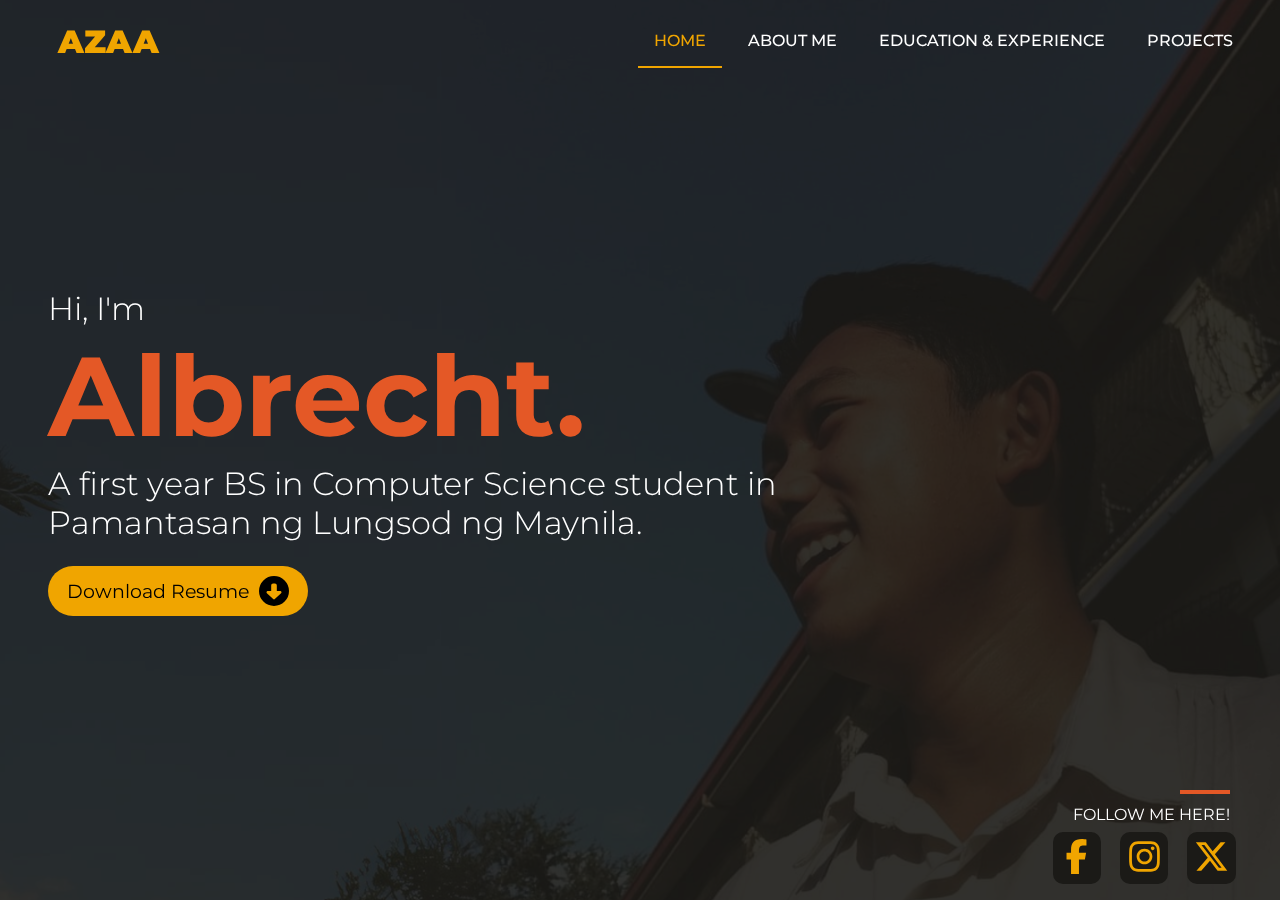
<file: index.html>
<!DOCTYPE html>
<html lang="en">
<head>
    <meta charset="UTF-8">
    <meta name="viewport" content="width=device-width, initial-scale=1.0">
    <title>Albrecht Arcangel | Website</title>
    <link rel="stylesheet" href="styles/home.css">
    <link rel="stylesheet" href="styles/initial.css">
    <link rel="stylesheet" href="styles/navbar.css">
    <link rel="preconnect" href="https://fonts.googleapis.com">
    <link rel="preconnect" href="https://fonts.gstatic.com" crossorigin>
    <link href="https://fonts.googleapis.com/css2?family=Bebas+Neue&family=Montserrat:wght@300;500;800&display=swap" rel="stylesheet">
</head>
<body>
    <div class="backgroundContainer">
        <img src="self/background.png" alt="Background Image" class="backgroundImage">
    </div>
    <div class="overlay"></div>
    <div class="content">

        <div class="header">
            <div class="logo"><a href="index.html">AZAA</a></div>
            <nav>
                <ul class="navbar">
                    <li><a href="index.html" id="home">HOME</a></li>
                    <li><a href="aboutMe.html" id="aboutMe">ABOUT ME</a></li>
                    <li><a href="educAndExp.html" id="educAndExp">EDUCATION & EXPERIENCE</a></li>
                    <li><a href="projects.html" id="projects">PROJECTS</a></li>
                </ul>
            </nav>
            <button class="hamburger" onclick="toggleNavBar()">
                <div class="burger" id="burger1"></div>
                <div class="burger" id="burger2"></div>
                <div class="burger" id="burger3"></div>
            </button>
        </div>

        <div class="text">
            <p>Hi, I'm</p>
            <h1>Albrecht.</h1>
            <p class="desc">A first year BS in Computer Science student in Pamantasan ng Lungsod ng Maynila.</p>
            <a href="ArcangelResume.pdf" download="ArcangelResume" id="myResume"><button class="resume">Download Resume<svg xmlns="http://www.w3.org/2000/svg" height="16" width="16" viewBox="0 0 512 512"><path d="M256 0a256 256 0 1 0 0 512A256 256 0 1 0 256 0zM376.9 294.6L269.8 394.5c-3.8 3.5-8.7 5.5-13.8 5.5s-10.1-2-13.8-5.5L135.1 294.6c-4.5-4.2-7.1-10.1-7.1-16.3c0-12.3 10-22.3 22.3-22.3l57.7 0 0-96c0-17.7 14.3-32 32-32l32 0c17.7 0 32 14.3 32 32l0 96 57.7 0c12.3 0 22.3 10 22.3 22.3c0 6.2-2.6 12.1-7.1 16.3z"/></svg></button></a>
        </div>

        <div class="socials">
            <div class="bar"></div>
            <div id="follow">FOLLOW ME HERE!</div>
            <div class="socmed">
                <button class="btn"><a href="https://www.facebook.com/albrechtarcangel/" target="_blank" ><svg xmlns="http://www.w3.org/2000/svg" height="16" width="10" viewBox="0 0 320 512"><path d="M80 299.3V512H196V299.3h86.5l18-97.8H196V166.9c0-51.7 20.3-71.5 72.7-71.5c16.3 0 29.4 .4 37 1.2V7.9C291.4 4 256.4 0 236.2 0C129.3 0 80 50.5 80 159.4v42.1H14v97.8H80z"/></svg></a></button>
                <button class="btn"><a href="https://www.instagram.com/apolinario.arcangel/" target="_blank"><svg xmlns="http://www.w3.org/2000/svg" height="16" width="14" viewBox="0 0 448 512"><path d="M224.1 141c-63.6 0-114.9 51.3-114.9 114.9s51.3 114.9 114.9 114.9S339 319.5 339 255.9 287.7 141 224.1 141zm0 189.6c-41.1 0-74.7-33.5-74.7-74.7s33.5-74.7 74.7-74.7 74.7 33.5 74.7 74.7-33.6 74.7-74.7 74.7zm146.4-194.3c0 14.9-12 26.8-26.8 26.8-14.9 0-26.8-12-26.8-26.8s12-26.8 26.8-26.8 26.8 12 26.8 26.8zm76.1 27.2c-1.7-35.9-9.9-67.7-36.2-93.9-26.2-26.2-58-34.4-93.9-36.2-37-2.1-147.9-2.1-184.9 0-35.8 1.7-67.6 9.9-93.9 36.1s-34.4 58-36.2 93.9c-2.1 37-2.1 147.9 0 184.9 1.7 35.9 9.9 67.7 36.2 93.9s58 34.4 93.9 36.2c37 2.1 147.9 2.1 184.9 0 35.9-1.7 67.7-9.9 93.9-36.2 26.2-26.2 34.4-58 36.2-93.9 2.1-37 2.1-147.8 0-184.8zM398.8 388c-7.8 19.6-22.9 34.7-42.6 42.6-29.5 11.7-99.5 9-132.1 9s-102.7 2.6-132.1-9c-19.6-7.8-34.7-22.9-42.6-42.6-11.7-29.5-9-99.5-9-132.1s-2.6-102.7 9-132.1c7.8-19.6 22.9-34.7 42.6-42.6 29.5-11.7 99.5-9 132.1-9s102.7-2.6 132.1 9c19.6 7.8 34.7 22.9 42.6 42.6 11.7 29.5 9 99.5 9 132.1s2.7 102.7-9 132.1z"/></svg></a></button>
                <button class="btn"><a href="https://twitter.com/Jiiiiiii_A" target="_blank"><svg xmlns="http://www.w3.org/2000/svg" height="16" width="16" viewBox="0 0 512 512"><path d="M389.2 48h70.6L305.6 224.2 487 464H345L233.7 318.6 106.5 464H35.8L200.7 275.5 26.8 48H172.4L272.9 180.9 389.2 48zM364.4 421.8h39.1L151.1 88h-42L364.4 421.8z"/></svg></a></button>
            </div>
        </div>

    </div>

    <script src="scripts/navbar.js"></script>
    <script defer src="scripts/home.js"></script>
</body>
</html>
</file>
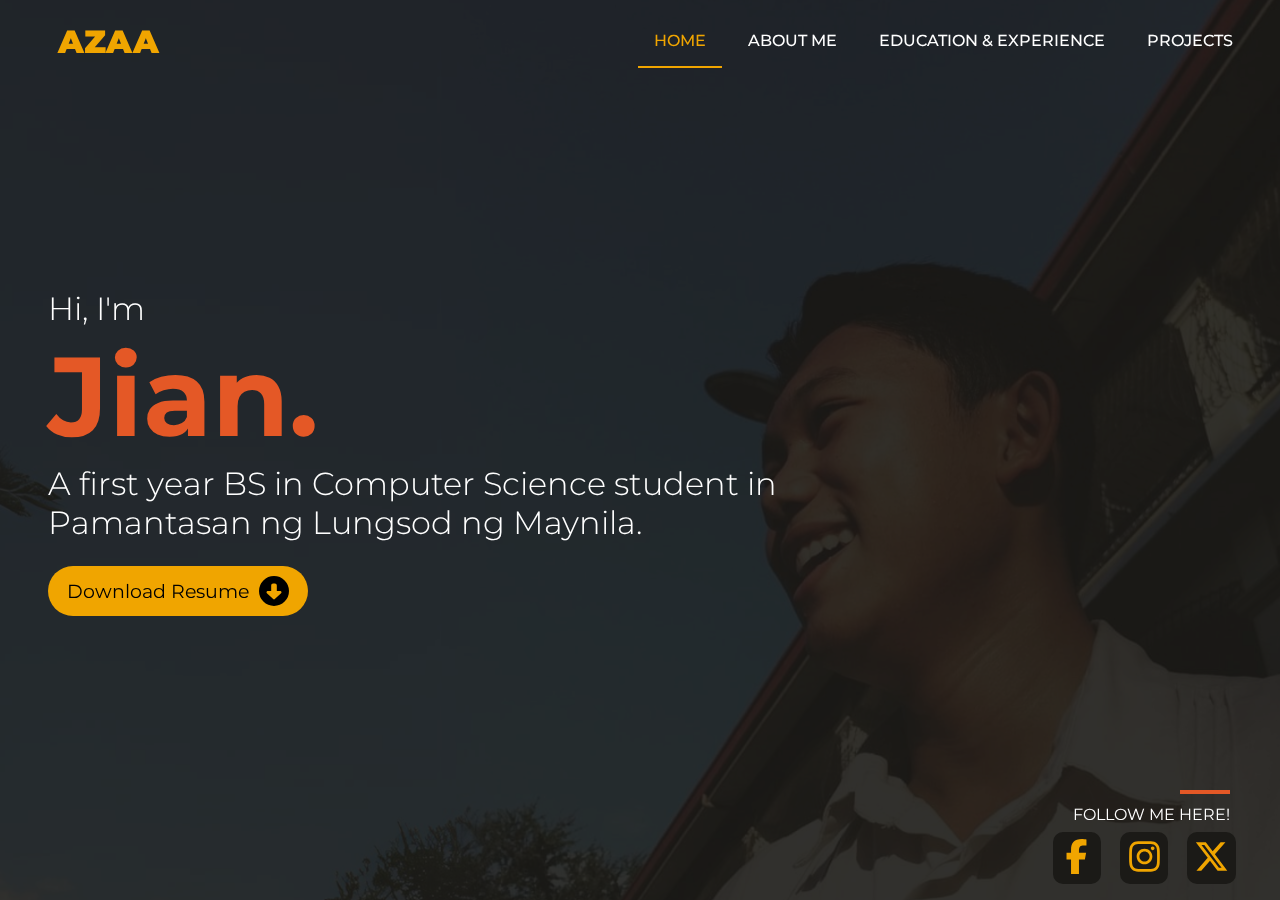
<file: docs/index.html>
<!DOCTYPE html>
<html lang="en">
<head>
    <meta charset="UTF-8">
    <meta name="viewport" content="width=device-width, initial-scale=1.0">
    <title>Albrecht Arcangel | Website</title>
    <link rel="stylesheet" href="/styles/home.css">
    <link rel="stylesheet" href="/styles/initial.css">
    <link rel="stylesheet" href="/styles/navbar.css">
    <link rel="preconnect" href="https://fonts.googleapis.com">
    <link rel="preconnect" href="https://fonts.gstatic.com" crossorigin>
    <link href="https://fonts.googleapis.com/css2?family=Bebas+Neue&family=Montserrat:wght@300;500;800&display=swap" rel="stylesheet">
</head>
<body>
    <div class="backgroundContainer">
        <img src="/images/self/background.png" alt="Background Image" class="backgroundImage">
    </div>
    <div class="overlay"></div>
    <div class="content">

        <div class="header">
            <div class="logo"><a href="index.html">AZAA</a></div>
            <nav>
                <ul class="navbar">
                    <li><a href="index.html" id="home">HOME</a></li>
                    <li><a href="aboutMe.html" id="aboutMe">ABOUT ME</a></li>
                    <li><a href="educAndExp.html" id="educAndExp">EDUCATION & EXPERIENCE</a></li>
                    <li><a href="projects.html" id="projects">PROJECTS</a></li>
                </ul>
            </nav>
            <button class="hamburger" onclick="toggleNavBar()">
                <div class="burger" id="burger1"></div>
                <div class="burger" id="burger2"></div>
                <div class="burger" id="burger3"></div>
            </button>
        </div>

        <div class="text">
            <p>Hi, I'm</p>
            <h1>Jian.</h1>
            <p class="desc">A first year BS in Computer Science student in Pamantasan ng Lungsod ng Maynila.</p>
            <a href="ArcangelResume.pdf" download="ArcangelResume" id="myResume"><button class="resume">Download Resume<svg xmlns="http://www.w3.org/2000/svg" height="16" width="16" viewBox="0 0 512 512"><path d="M256 0a256 256 0 1 0 0 512A256 256 0 1 0 256 0zM376.9 294.6L269.8 394.5c-3.8 3.5-8.7 5.5-13.8 5.5s-10.1-2-13.8-5.5L135.1 294.6c-4.5-4.2-7.1-10.1-7.1-16.3c0-12.3 10-22.3 22.3-22.3l57.7 0 0-96c0-17.7 14.3-32 32-32l32 0c17.7 0 32 14.3 32 32l0 96 57.7 0c12.3 0 22.3 10 22.3 22.3c0 6.2-2.6 12.1-7.1 16.3z"/></svg></button></a>
        </div>

        <div class="socials">
            <div class="bar"></div>
            <div id="follow">FOLLOW ME HERE!</div>
            <div class="socmed">
                <button class="btn"><a href="https://www.facebook.com/albrechtarcangel/" target="_blank" ><svg xmlns="http://www.w3.org/2000/svg" height="16" width="10" viewBox="0 0 320 512"><path d="M80 299.3V512H196V299.3h86.5l18-97.8H196V166.9c0-51.7 20.3-71.5 72.7-71.5c16.3 0 29.4 .4 37 1.2V7.9C291.4 4 256.4 0 236.2 0C129.3 0 80 50.5 80 159.4v42.1H14v97.8H80z"/></svg></a></button>
                <button class="btn"><a href="https://www.instagram.com/apolinario.arcangel/" target="_blank"><svg xmlns="http://www.w3.org/2000/svg" height="16" width="14" viewBox="0 0 448 512"><path d="M224.1 141c-63.6 0-114.9 51.3-114.9 114.9s51.3 114.9 114.9 114.9S339 319.5 339 255.9 287.7 141 224.1 141zm0 189.6c-41.1 0-74.7-33.5-74.7-74.7s33.5-74.7 74.7-74.7 74.7 33.5 74.7 74.7-33.6 74.7-74.7 74.7zm146.4-194.3c0 14.9-12 26.8-26.8 26.8-14.9 0-26.8-12-26.8-26.8s12-26.8 26.8-26.8 26.8 12 26.8 26.8zm76.1 27.2c-1.7-35.9-9.9-67.7-36.2-93.9-26.2-26.2-58-34.4-93.9-36.2-37-2.1-147.9-2.1-184.9 0-35.8 1.7-67.6 9.9-93.9 36.1s-34.4 58-36.2 93.9c-2.1 37-2.1 147.9 0 184.9 1.7 35.9 9.9 67.7 36.2 93.9s58 34.4 93.9 36.2c37 2.1 147.9 2.1 184.9 0 35.9-1.7 67.7-9.9 93.9-36.2 26.2-26.2 34.4-58 36.2-93.9 2.1-37 2.1-147.8 0-184.8zM398.8 388c-7.8 19.6-22.9 34.7-42.6 42.6-29.5 11.7-99.5 9-132.1 9s-102.7 2.6-132.1-9c-19.6-7.8-34.7-22.9-42.6-42.6-11.7-29.5-9-99.5-9-132.1s-2.6-102.7 9-132.1c7.8-19.6 22.9-34.7 42.6-42.6 29.5-11.7 99.5-9 132.1-9s102.7-2.6 132.1 9c19.6 7.8 34.7 22.9 42.6 42.6 11.7 29.5 9 99.5 9 132.1s2.7 102.7-9 132.1z"/></svg></a></button>
                <button class="btn"><a href="https://twitter.com/Jiiiiiii_A" target="_blank"><svg xmlns="http://www.w3.org/2000/svg" height="16" width="16" viewBox="0 0 512 512"><path d="M389.2 48h70.6L305.6 224.2 487 464H345L233.7 318.6 106.5 464H35.8L200.7 275.5 26.8 48H172.4L272.9 180.9 389.2 48zM364.4 421.8h39.1L151.1 88h-42L364.4 421.8z"/></svg></a></button>
            </div>
        </div>

    </div>

    <script src="/scripts/navbar.js"></script>
    <script defer src="/scripts/home.js"></script>
</body>
</html>
</file>
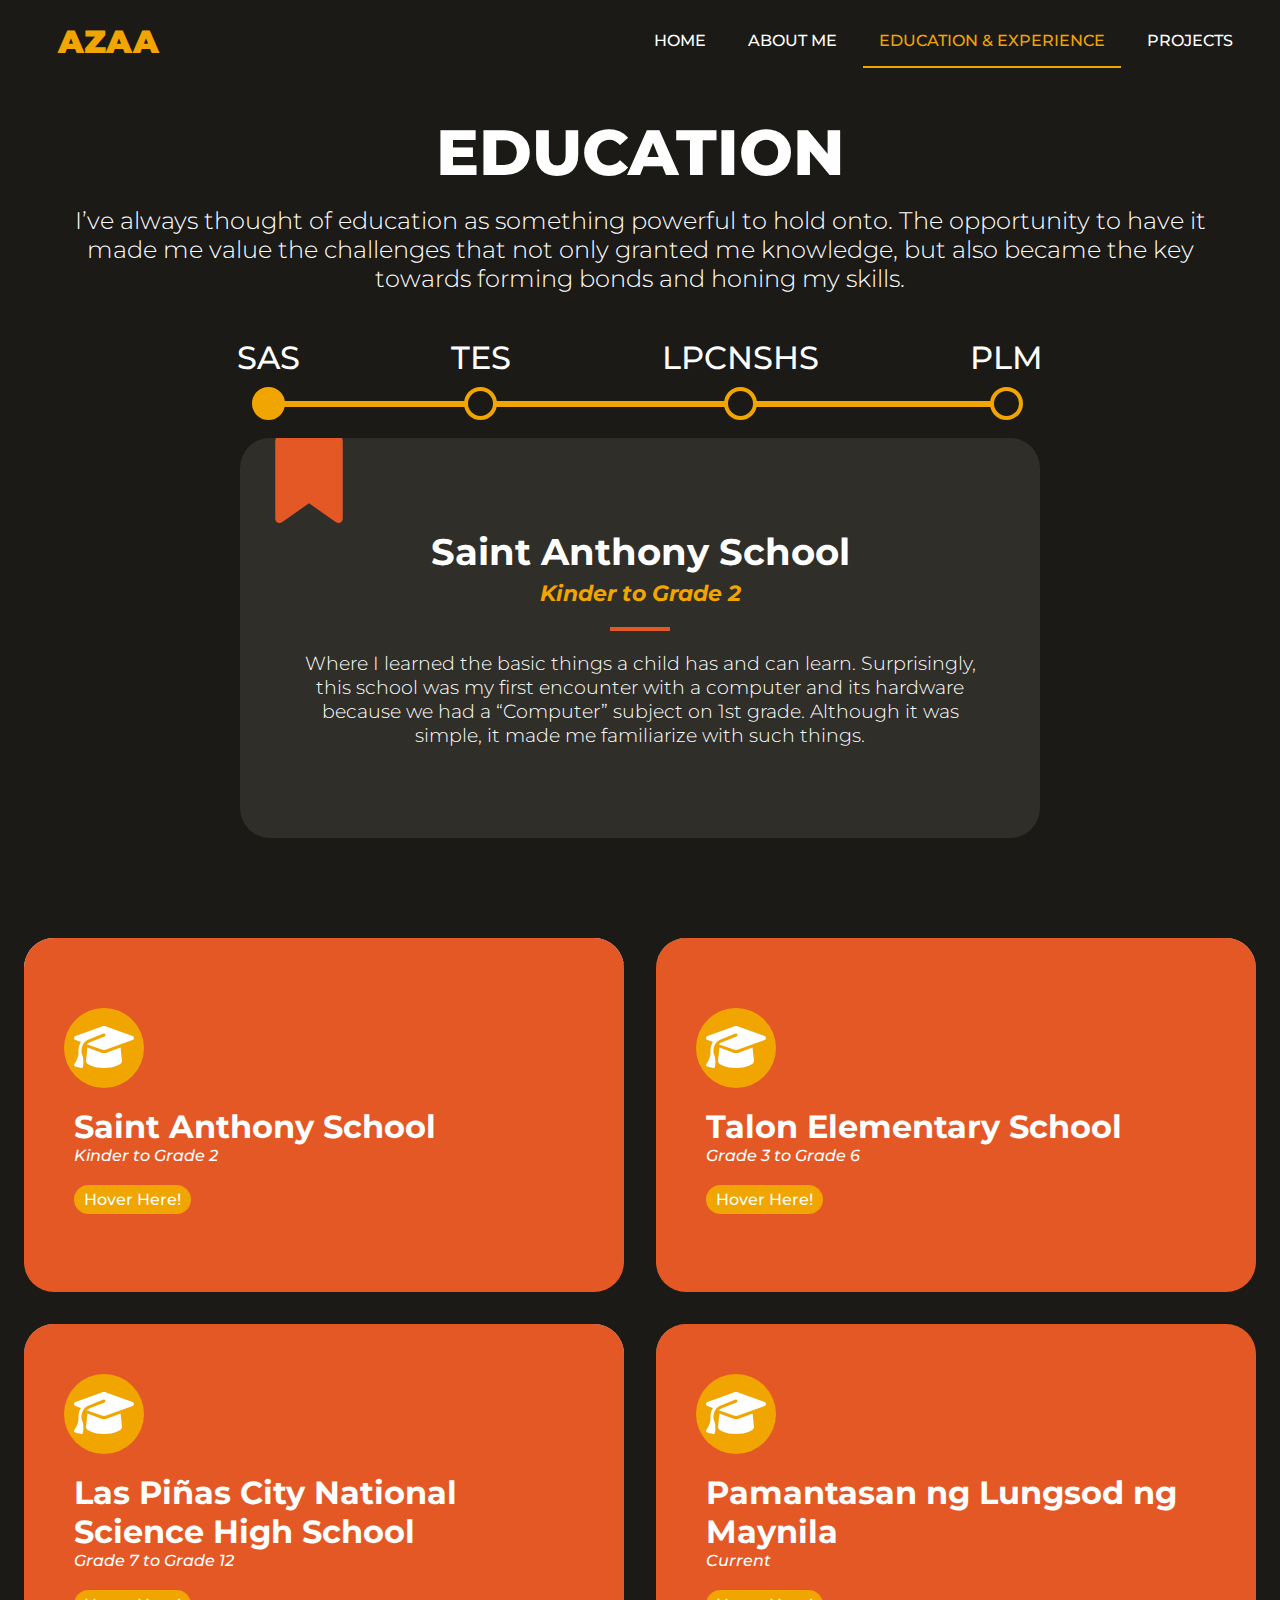
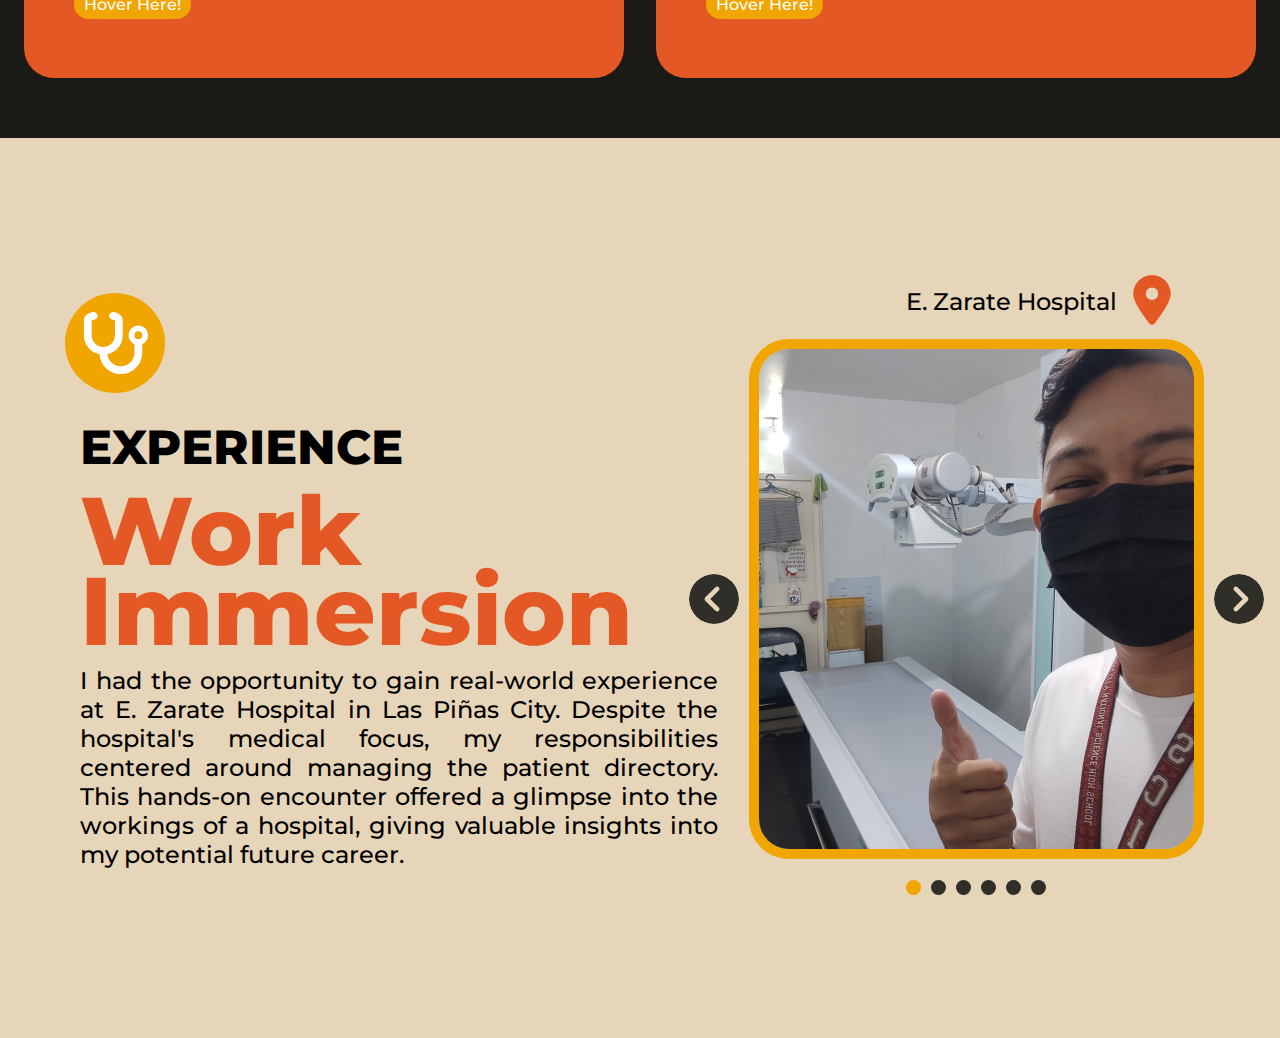
<file: educAndExp.html>
<!DOCTYPE html>
<html lang="en">
<head>
    <meta charset="UTF-8">
    <meta name="viewport" content="width=device-width, initial-scale=1.0">
    <title>Albrecht Arcangel | Website</title>
    <link rel="stylesheet" href="styles/educAndExp.css">
    <link rel="stylesheet" href="styles/initial.css">
    <link rel="stylesheet" href="styles/navbar.css">
    <link rel="preconnect" href="https://fonts.googleapis.com">
    <link rel="preconnect" href="https://fonts.gstatic.com" crossorigin>
    <link href="https://fonts.googleapis.com/css2?family=Bebas+Neue&family=Montserrat:wght@300;500;800&display=swap" rel="stylesheet">
</head>
<body>
    <div class="header">
        <div class="logo"><a href="home.html">AZAA</a></div>
        <nav>
            <ul class="navbar">
                <li><a href="home.html" id="home">HOME</a></li>
                <li><a href="aboutMe.html" id="aboutMe">ABOUT ME</a></li>
                <li><a href="educAndExp.html" id="educAndExp">EDUCATION & EXPERIENCE</a></li>
                <li><a href="projects.html" id="projects">PROJECTS</a></li>
            </ul>
        </nav>
        <button class="hamburger" onclick="toggleNavBar()">
            <div class="burger" id="burger1"></div>
            <div class="burger" id="burger2"></div>
            <div class="burger" id="burger3"></div>
        </button>
    </div>

    <section id="educSection">
        <div class="headAndDesc">
            <h1>EDUCATION</h1>
            <p>I’ve always thought of education as something powerful to hold onto. 
                The opportunity to have it made me value the challenges that not only granted me knowledge, 
                but also became the key towards forming bonds and honing my skills.</p>
        </div>

        <div class="progressContainer">
            <div class="head">
                <ul class="nav">
                    <li class="st st1" onclick="showDesc(1);">
                        SAS
                    </li>
    
                    <li class="st st2" onclick="showDesc(2);">
                        TES
                    </li>
    
                    <li class="st st3" onclick="showDesc(3);">
                        LPCNSHS
                    </li>
    
                    <li class="st st4" onclick="showDesc(4);">
                        PLM
                    </li>
                </ul>
    
                <div class="line">
                    <span></span>
                </div>
            </div>

            <div class="progressDesc">
                <div class="progressDescText">
            
                    <div class="description" style="display: flex;">
                        <div class="descHeader">
                            <h2>Saint Anthony School</h2>
                            <h3>Kinder to Grade 2</h3>
                        </div>
                        
                        <div class="barContainer">
                            <div class="bar"></div>
                        </div>

                        <div class="descText">
                            Where I learned the basic things a child has and can learn. Surprisingly, this school was my first encounter with a computer and its hardware because we had a “Computer” subject on 1st grade. Although it was simple, it made me familiarize with such things. 
                        </div>  
                    </div>

                    <div class="description">
                        <div class="descHeader">
                            <h2>Talon Elementary School</h2>
                            <h3>Grade 3 to Grade 6</h3>
                        </div>

                        <div class="barContainer">
                            <div class="bar"></div>
                        </div>
                        
                        <div class="descText">
                            Despite enrolling late in 3rd grade, I got to catch up to the lessons, made friends, and graduated successfully. This was where I joined various quiz bees and contests that developed the skills I have. I haven’t really had an encounter with computers since it's only a public school and had fewer resources. 
                        </div>  
                    </div>

                    <div class="description">
                        <div class="descHeader">
                            <h2>Las Piñas City National <br>Science High School</h2>
                            <h3>Grade 7 to 12</h3>
                        </div>

                        <div class="barContainer">
                            <div class="bar"></div>
                        </div>

                        <div class="descText">
                            Amidst demanding monthly activities, I gained lasting friendships and discovered a passion for programming when introduced to HTML and Arduino. Despite the challenges of being a science-high student and adapting to a new setup during the pandemic, I enjoyed the most fulfilling phase of my academic journey, graduating as a consistent honor student. 
                        </div>  
                    </div>

                    <div class="description">
                        <div class="descHeader">
                            <h2>Pamantasan ng Lungsod <br>ng Maynila</h2>
                            <h3>Current</h3>
                        </div>

                        <div class="barContainer">
                            <div class="bar"></div>
                        </div>

                        <div class="descText">
                            My interest in programming and web development started ever since I was a child, but were heightened when I got to realize that college is the time to focus solely on it. That’s why I’m looking forward to learning more about these things, enhancing my skills, and hopefully being able to apply them in the future. 
                        </div>  
                    </div>
                    <svg id="bookmark" xmlns="http://www.w3.org/2000/svg" height="16" width="12" viewBox="0 0 384 512"><path d="M0 48V487.7C0 501.1 10.9 512 24.3 512c5 0 9.9-1.5 14-4.4L192 400 345.7 507.6c4.1 2.9 9 4.4 14 4.4c13.4 0 24.3-10.9 24.3-24.3V48c0-26.5-21.5-48-48-48H48C21.5 0 0 21.5 0 48z"/></svg>
                </div>
            </div>

            <div class="schoolPics">
                <div class="col1">
                    <div class="ImgContainer">
                        <img src="schools/SAS.png" id="SASPic">
                        <div class="imgOverlay">
                            <div class="circle"></div>
                            <svg xmlns="http://www.w3.org/2000/svg" height="16" width="20" viewBox="0 0 640 512"><path d="M320 32c-8.1 0-16.1 1.4-23.7 4.1L15.8 137.4C6.3 140.9 0 149.9 0 160s6.3 19.1 15.8 22.6l57.9 20.9C57.3 229.3 48 259.8 48 291.9v28.1c0 28.4-10.8 57.7-22.3 80.8c-6.5 13-13.9 25.8-22.5 37.6C0 442.7-.9 448.3 .9 453.4s6 8.9 11.2 10.2l64 16c4.2 1.1 8.7 .3 12.4-2s6.3-6.1 7.1-10.4c8.6-42.8 4.3-81.2-2.1-108.7C90.3 344.3 86 329.8 80 316.5V291.9c0-30.2 10.2-58.7 27.9-81.5c12.9-15.5 29.6-28 49.2-35.7l157-61.7c8.2-3.2 17.5 .8 20.7 9s-.8 17.5-9 20.7l-157 61.7c-12.4 4.9-23.3 12.4-32.2 21.6l159.6 57.6c7.6 2.7 15.6 4.1 23.7 4.1s16.1-1.4 23.7-4.1L624.2 182.6c9.5-3.4 15.8-12.5 15.8-22.6s-6.3-19.1-15.8-22.6L343.7 36.1C336.1 33.4 328.1 32 320 32zM128 408c0 35.3 86 72 192 72s192-36.7 192-72L496.7 262.6 354.5 314c-11.1 4-22.8 6-34.5 6s-23.5-2-34.5-6L143.3 262.6 128 408z"/></svg>
                            <div class="miniHeaders">
                                <h3>Saint Anthony School</h3>
                                <h4>Kinder to Grade 2</h4>
                            </div>
                            <div class="miniDesc">
                                Hover Here!
                            </div>
                        </div>
                    </div>
                    <div  class="ImgContainer">
                        <img src="schools/TES.png" id="TESPic">
                        <div class="imgOverlay">
                            <div class="circle"></div>
                            <svg xmlns="http://www.w3.org/2000/svg" height="16" width="20" viewBox="0 0 640 512"><path d="M320 32c-8.1 0-16.1 1.4-23.7 4.1L15.8 137.4C6.3 140.9 0 149.9 0 160s6.3 19.1 15.8 22.6l57.9 20.9C57.3 229.3 48 259.8 48 291.9v28.1c0 28.4-10.8 57.7-22.3 80.8c-6.5 13-13.9 25.8-22.5 37.6C0 442.7-.9 448.3 .9 453.4s6 8.9 11.2 10.2l64 16c4.2 1.1 8.7 .3 12.4-2s6.3-6.1 7.1-10.4c8.6-42.8 4.3-81.2-2.1-108.7C90.3 344.3 86 329.8 80 316.5V291.9c0-30.2 10.2-58.7 27.9-81.5c12.9-15.5 29.6-28 49.2-35.7l157-61.7c8.2-3.2 17.5 .8 20.7 9s-.8 17.5-9 20.7l-157 61.7c-12.4 4.9-23.3 12.4-32.2 21.6l159.6 57.6c7.6 2.7 15.6 4.1 23.7 4.1s16.1-1.4 23.7-4.1L624.2 182.6c9.5-3.4 15.8-12.5 15.8-22.6s-6.3-19.1-15.8-22.6L343.7 36.1C336.1 33.4 328.1 32 320 32zM128 408c0 35.3 86 72 192 72s192-36.7 192-72L496.7 262.6 354.5 314c-11.1 4-22.8 6-34.5 6s-23.5-2-34.5-6L143.3 262.6 128 408z"/></svg>
                            <div class="miniHeaders">
                                <h3>Talon Elementary School</h3>
                                <h4>Grade 3 to Grade 6</h4>
                            </div>
                            <div class="miniDesc">
                                Hover Here!
                            </div>
                        </div>
                    </div>
                    
                </div>

                <div class="col2">
                    <div  class="ImgContainer">
                        <img src="schools/LPSCI.png" id="LPSCIPic">
                        <div class="imgOverlay">
                            <div class="circle"id="agot"></div>
                            <svg xmlns="http://www.w3.org/2000/svg" height="16" width="20" viewBox="0 0 640 512"><path d="M320 32c-8.1 0-16.1 1.4-23.7 4.1L15.8 137.4C6.3 140.9 0 149.9 0 160s6.3 19.1 15.8 22.6l57.9 20.9C57.3 229.3 48 259.8 48 291.9v28.1c0 28.4-10.8 57.7-22.3 80.8c-6.5 13-13.9 25.8-22.5 37.6C0 442.7-.9 448.3 .9 453.4s6 8.9 11.2 10.2l64 16c4.2 1.1 8.7 .3 12.4-2s6.3-6.1 7.1-10.4c8.6-42.8 4.3-81.2-2.1-108.7C90.3 344.3 86 329.8 80 316.5V291.9c0-30.2 10.2-58.7 27.9-81.5c12.9-15.5 29.6-28 49.2-35.7l157-61.7c8.2-3.2 17.5 .8 20.7 9s-.8 17.5-9 20.7l-157 61.7c-12.4 4.9-23.3 12.4-32.2 21.6l159.6 57.6c7.6 2.7 15.6 4.1 23.7 4.1s16.1-1.4 23.7-4.1L624.2 182.6c9.5-3.4 15.8-12.5 15.8-22.6s-6.3-19.1-15.8-22.6L343.7 36.1C336.1 33.4 328.1 32 320 32zM128 408c0 35.3 86 72 192 72s192-36.7 192-72L496.7 262.6 354.5 314c-11.1 4-22.8 6-34.5 6s-23.5-2-34.5-6L143.3 262.6 128 408z"/></svg>
                            <div class="miniHeaders">
                                <h3>Las Piñas City National Science High School</h3>
                                <h4>Grade 7 to Grade 12</h4>
                            </div>
                            <div class="miniDesc">
                                Hover Here!
                            </div>
                        </div>
                    </div>
                    <div  class="ImgContainer">
                        <img src="schools/PLM.png" id="PLMPic">
                        <div class="imgOverlay">
                            <div class="circle"id="toga"></div>
                            <svg xmlns="http://www.w3.org/2000/svg" height="16" width="20" viewBox="0 0 640 512"><path d="M320 32c-8.1 0-16.1 1.4-23.7 4.1L15.8 137.4C6.3 140.9 0 149.9 0 160s6.3 19.1 15.8 22.6l57.9 20.9C57.3 229.3 48 259.8 48 291.9v28.1c0 28.4-10.8 57.7-22.3 80.8c-6.5 13-13.9 25.8-22.5 37.6C0 442.7-.9 448.3 .9 453.4s6 8.9 11.2 10.2l64 16c4.2 1.1 8.7 .3 12.4-2s6.3-6.1 7.1-10.4c8.6-42.8 4.3-81.2-2.1-108.7C90.3 344.3 86 329.8 80 316.5V291.9c0-30.2 10.2-58.7 27.9-81.5c12.9-15.5 29.6-28 49.2-35.7l157-61.7c8.2-3.2 17.5 .8 20.7 9s-.8 17.5-9 20.7l-157 61.7c-12.4 4.9-23.3 12.4-32.2 21.6l159.6 57.6c7.6 2.7 15.6 4.1 23.7 4.1s16.1-1.4 23.7-4.1L624.2 182.6c9.5-3.4 15.8-12.5 15.8-22.6s-6.3-19.1-15.8-22.6L343.7 36.1C336.1 33.4 328.1 32 320 32zM128 408c0 35.3 86 72 192 72s192-36.7 192-72L496.7 262.6 354.5 314c-11.1 4-22.8 6-34.5 6s-23.5-2-34.5-6L143.3 262.6 128 408z"/></svg>
                            <div class="miniHeaders">
                                <h3>Pamantasan ng Lungsod ng Maynila</h3>
                                <h4>Current</h4>
                            </div>
                            <div class="miniDesc">
                                Hover Here!
                            </div>
                        </div>
                    </div>
                </div>

            </div>
        </div>
    </section>

    <section id="expSection">
        <div class="expLeft">
            <div id="bgCircle"></div>
            <svg xmlns="http://www.w3.org/2000/svg" height="16" width="18" viewBox="0 0 576 512"><path d="M142.4 21.9c5.6 16.8-3.5 34.9-20.2 40.5L96 71.1V192c0 53 43 96 96 96s96-43 96-96V71.1l-26.1-8.7c-16.8-5.6-25.8-23.7-20.2-40.5s23.7-25.8 40.5-20.2l26.1 8.7C334.4 19.1 352 43.5 352 71.1V192c0 77.2-54.6 141.6-127.3 156.7C231 404.6 278.4 448 336 448c61.9 0 112-50.1 112-112V265.3c-28.3-12.3-48-40.5-48-73.3c0-44.2 35.8-80 80-80s80 35.8 80 80c0 32.8-19.7 61-48 73.3V336c0 97.2-78.8 176-176 176c-92.9 0-168.9-71.9-175.5-163.1C87.2 334.2 32 269.6 32 192V71.1c0-27.5 17.6-52 43.8-60.7l26.1-8.7c16.8-5.6 34.9 3.5 40.5 20.2zM480 224a32 32 0 1 0 0-64 32 32 0 1 0 0 64z"/></svg>
            <h2>EXPERIENCE</h2>
            <h1>Work Immersion</h1>
            <p>I had the opportunity to gain real-world experience at E. Zarate Hospital in Las Piñas City. 
                Despite the hospital's medical focus, my responsibilities centered around managing the patient directory. 
                This hands-on encounter offered a glimpse into the workings of a hospital, giving valuable insights into my 
                potential future career.</p>
        </div>
        <div class="expRight">
            <div id="workImHead">
            <p>E. Zarate Hospital</p> 
            <span><svg id="loc" xmlns="http://www.w3.org/2000/svg" height="16" width="12" viewBox="0 0 384 512"><path d="M215.7 499.2C267 435 384 279.4 384 192C384 86 298 0 192 0S0 86 0 192c0 87.4 117 243 168.3 307.2c12.3 15.3 35.1 15.3 47.4 0zM192 128a64 64 0 1 1 0 128 64 64 0 1 1 0-128z"/></svg></span>
            </div>

            <div class="slideContainer">
                <a onclick="addSlide(-1);"><svg class="prev" xmlns="http://www.w3.org/2000/svg" height="16" width="16" viewBox="0 0 512 512"><path d="M512 256A256 256 0 1 0 0 256a256 256 0 1 0 512 0zM271 135c9.4-9.4 24.6-9.4 33.9 0s9.4 24.6 0 33.9l-87 87 87 87c9.4 9.4 9.4 24.6 0 33.9s-24.6 9.4-33.9 0L167 273c-9.4-9.4-9.4-24.6 0-33.9L271 135z"/></svg></a>
                
                <div class="slides" style="display: block;">
                    <img src="workIm/1.png">
                </div>

                <div class="slides">
                    <img src="workIm/2.png">
                </div>

                <div class="slides">
                    <img src="workIm/3.png">
                </div>

                <div class="slides">
                    <img src="workIm/4.png">
                </div>

                <div class="slides">
                    <img src="workIm/5.png">
                </div>

                <div class="slides">
                    <img src="workIm/6.png">
                </div>

                <a onclick="addSlide(1)"><svg class="next" xmlns="http://www.w3.org/2000/svg" height="16" width="16" viewBox="0 0 512 512"><path d="M0 256a256 256 0 1 0 512 0A256 256 0 1 0 0 256zM241 377c-9.4 9.4-24.6 9.4-33.9 0s-9.4-24.6 0-33.9l87-87-87-87c-9.4-9.4-9.4-24.6 0-33.9s24.6-9.4 33.9 0L345 239c9.4 9.4 9.4 24.6 0 33.9L241 377z"/></svg></a>
            </div>
            
            <div class="dotContainer">
                <span class="dot" onclick="currentSlide(1)"></span>
                <span class="dot" onclick="currentSlide(2)"></span>
                <span class="dot" onclick="currentSlide(3)"></span>
                <span class="dot" onclick="currentSlide(4)"></span>
                <span class="dot" onclick="currentSlide(5)"></span>
                <span class="dot" onclick="currentSlide(6)"></span>
            </div>
        </div>
    </section>

    <script src="scripts/navbar.js"></script>
    <script src="scripts/progressDesc.js"></script>
    <script src="scripts/workIm.js"></script>
</body>
</file>
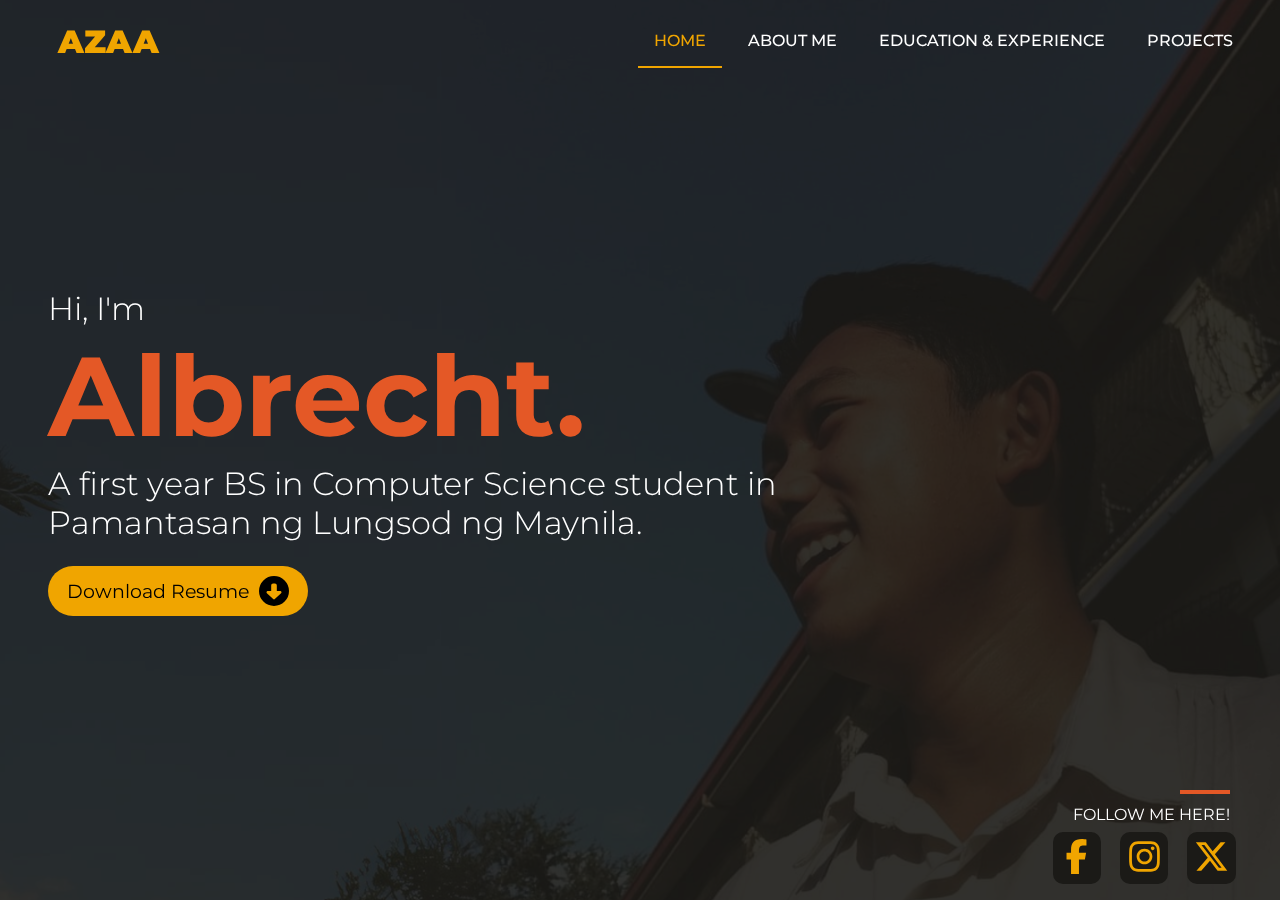
<file: home.html>
<!DOCTYPE html>
<html lang="en">
<head>
    <meta charset="UTF-8">
    <meta name="viewport" content="width=device-width, initial-scale=1.0">
    <title>Albrecht Arcangel | Website</title>
    <link rel="stylesheet" href="styles/home.css">
    <link rel="stylesheet" href="styles/initial.css">
    <link rel="stylesheet" href="styles/navbar.css">
    <link rel="preconnect" href="https://fonts.googleapis.com">
    <link rel="preconnect" href="https://fonts.gstatic.com" crossorigin>
    <link href="https://fonts.googleapis.com/css2?family=Bebas+Neue&family=Montserrat:wght@300;500;800&display=swap" rel="stylesheet">
</head>
<body>
    <div class="backgroundContainer">
        <img src="self/background.png" alt="Background Image" class="backgroundImage">
    </div>
    <div class="overlay"></div>
    <div class="content">

        <div class="header">
            <div class="logo"><a href="home.html">AZAA</a></div>
            <nav>
                <ul class="navbar">
                    <li><a href="home.html" id="home">HOME</a></li>
                    <li><a href="aboutMe.html" id="aboutMe">ABOUT ME</a></li>
                    <li><a href="educAndExp.html" id="educAndExp">EDUCATION & EXPERIENCE</a></li>
                    <li><a href="projects.html" id="projects">PROJECTS</a></li>
                </ul>
            </nav>
            <button class="hamburger" onclick="toggleNavBar()">
                <div class="burger" id="burger1"></div>
                <div class="burger" id="burger2"></div>
                <div class="burger" id="burger3"></div>
            </button>
        </div>

        <div class="text">
            <p>Hi, I'm</p>
            <h1>Albrecht.</h1>
            <p class="desc">A first year BS in Computer Science student in Pamantasan ng Lungsod ng Maynila.</p>
            <a href="ArcangelResume.pdf" download="ArcangelResume" id="myResume"><button class="resume">Download Resume<svg xmlns="http://www.w3.org/2000/svg" height="16" width="16" viewBox="0 0 512 512"><path d="M256 0a256 256 0 1 0 0 512A256 256 0 1 0 256 0zM376.9 294.6L269.8 394.5c-3.8 3.5-8.7 5.5-13.8 5.5s-10.1-2-13.8-5.5L135.1 294.6c-4.5-4.2-7.1-10.1-7.1-16.3c0-12.3 10-22.3 22.3-22.3l57.7 0 0-96c0-17.7 14.3-32 32-32l32 0c17.7 0 32 14.3 32 32l0 96 57.7 0c12.3 0 22.3 10 22.3 22.3c0 6.2-2.6 12.1-7.1 16.3z"/></svg></button></a>
        </div>

        <div class="socials">
            <div class="bar"></div>
            <div id="follow">FOLLOW ME HERE!</div>
            <div class="socmed">
                <button class="btn"><a href="https://www.facebook.com/albrechtarcangel/" target="_blank" ><svg xmlns="http://www.w3.org/2000/svg" height="16" width="10" viewBox="0 0 320 512"><path d="M80 299.3V512H196V299.3h86.5l18-97.8H196V166.9c0-51.7 20.3-71.5 72.7-71.5c16.3 0 29.4 .4 37 1.2V7.9C291.4 4 256.4 0 236.2 0C129.3 0 80 50.5 80 159.4v42.1H14v97.8H80z"/></svg></a></button>
                <button class="btn"><a href="https://www.instagram.com/apolinario.arcangel/" target="_blank"><svg xmlns="http://www.w3.org/2000/svg" height="16" width="14" viewBox="0 0 448 512"><path d="M224.1 141c-63.6 0-114.9 51.3-114.9 114.9s51.3 114.9 114.9 114.9S339 319.5 339 255.9 287.7 141 224.1 141zm0 189.6c-41.1 0-74.7-33.5-74.7-74.7s33.5-74.7 74.7-74.7 74.7 33.5 74.7 74.7-33.6 74.7-74.7 74.7zm146.4-194.3c0 14.9-12 26.8-26.8 26.8-14.9 0-26.8-12-26.8-26.8s12-26.8 26.8-26.8 26.8 12 26.8 26.8zm76.1 27.2c-1.7-35.9-9.9-67.7-36.2-93.9-26.2-26.2-58-34.4-93.9-36.2-37-2.1-147.9-2.1-184.9 0-35.8 1.7-67.6 9.9-93.9 36.1s-34.4 58-36.2 93.9c-2.1 37-2.1 147.9 0 184.9 1.7 35.9 9.9 67.7 36.2 93.9s58 34.4 93.9 36.2c37 2.1 147.9 2.1 184.9 0 35.9-1.7 67.7-9.9 93.9-36.2 26.2-26.2 34.4-58 36.2-93.9 2.1-37 2.1-147.8 0-184.8zM398.8 388c-7.8 19.6-22.9 34.7-42.6 42.6-29.5 11.7-99.5 9-132.1 9s-102.7 2.6-132.1-9c-19.6-7.8-34.7-22.9-42.6-42.6-11.7-29.5-9-99.5-9-132.1s-2.6-102.7 9-132.1c7.8-19.6 22.9-34.7 42.6-42.6 29.5-11.7 99.5-9 132.1-9s102.7-2.6 132.1 9c19.6 7.8 34.7 22.9 42.6 42.6 11.7 29.5 9 99.5 9 132.1s2.7 102.7-9 132.1z"/></svg></a></button>
                <button class="btn"><a href="https://twitter.com/Jiiiiiii_A" target="_blank"><svg xmlns="http://www.w3.org/2000/svg" height="16" width="16" viewBox="0 0 512 512"><path d="M389.2 48h70.6L305.6 224.2 487 464H345L233.7 318.6 106.5 464H35.8L200.7 275.5 26.8 48H172.4L272.9 180.9 389.2 48zM364.4 421.8h39.1L151.1 88h-42L364.4 421.8z"/></svg></a></button>
            </div>
        </div>

    </div>

    <script src="scripts/navbar.js"></script>
    <script defer src="scripts/home.js"></script>
</body>
</html>
</file>
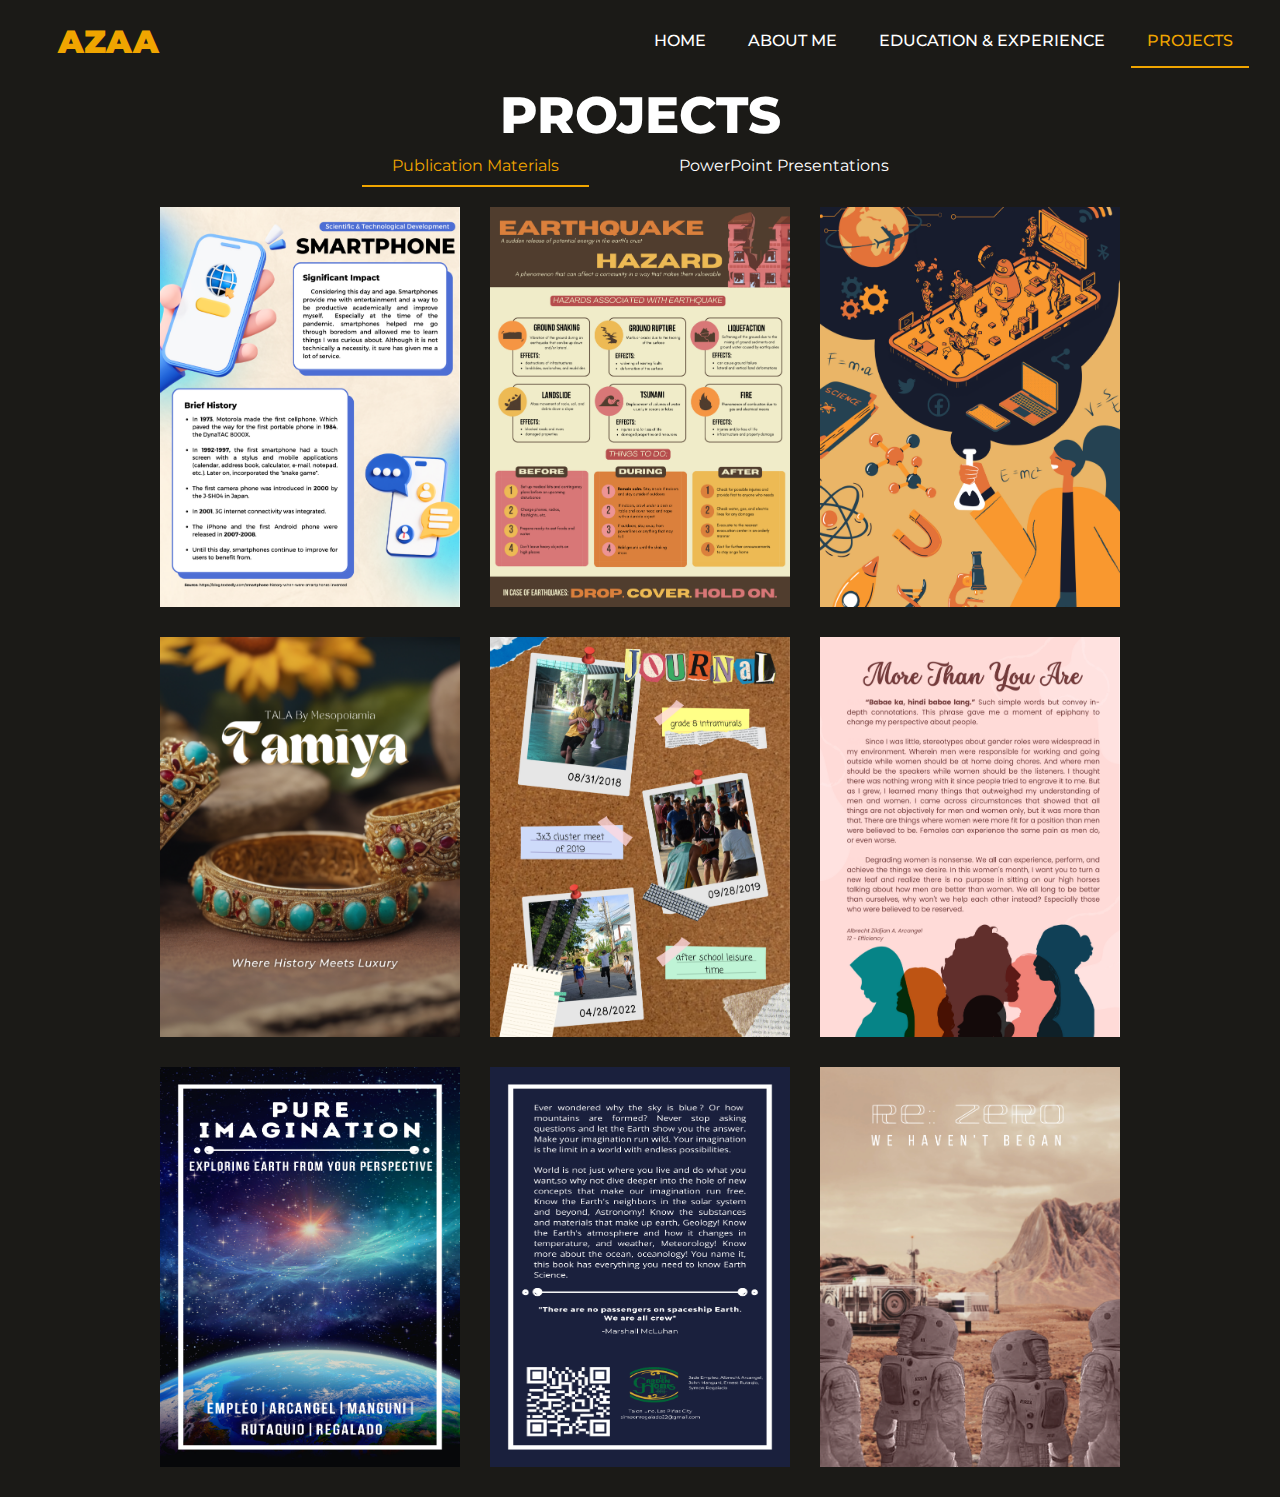
<file: projects.html>
<!DOCTYPE html>
<html lang="en">
<head>
    <meta charset="UTF-8">
    <meta name="viewport" content="width=device-width, initial-scale=1.0">
    <title>Albrecht Arcangel | Website</title>
    <link rel="stylesheet" href="styles/projects.css">
    <link rel="stylesheet" href="styles/initial.css">
    <link rel="stylesheet" href="styles/navbar.css">
    <link rel="preconnect" href="https://fonts.googleapis.com">
    <link rel="preconnect" href="https://fonts.gstatic.com" crossorigin>
    <link href="https://fonts.googleapis.com/css2?family=Bebas+Neue&family=Montserrat:wght@300;500;700;800&display=swap" rel="stylesheet">
</head>
<body>
    <div class="header">
        <div class="logo"><a href="home.html">AZAA</a></div>
        <nav>
            <ul class="navbar">
                <li><a href="index.html" id="home">HOME</a></li>
                <li><a href="aboutMe.html" id="aboutMe">ABOUT ME</a></li>
                <li><a href="educAndExp.html" id="educAndExp">EDUCATION & EXPERIENCE</a></li>
                <li><a href="projects.html" id="projects">PROJECTS</a></li>
            </ul>
        </nav>
        <button class="hamburger" onclick="toggleNavBar()">
            <div class="burger" id="burger1"></div>
            <div class="burger" id="burger2"></div>
            <div class="burger" id="burger3"></div>
        </button>
    </div>

    <main>
        <h1>PROJECTS</h1>
        <div class="subHeader">
            <p id="pubmatNav" class="subheading active" onclick="currentPage(1);">Publication Materials</p>
            <p id="pptNav" class="subheading" onclick="currentPage(2);">PowerPoint Presentations</p>
        </div>

        <section class="projects" id="pubmats" style="display: block;">
            <div class="row">
                <img src="pubmat/1.png">
                <img src="pubmat/2.png">
                <img src="pubmat/3.png">
            </div>

            <div class="row">
                <img src="pubmat/4.png">
                <img src="pubmat/5.png">
                <img src="pubmat/6.png">
            </div>

            <div class="row">
                <img src="pubmat/mockup/1.png">
                <img src="pubmat/mockup/2.png">
                <img src="pubmat/poster/1.png">
            </div>
        </section>

        <section class="projects" id="ppts">
            <div class="row">
                <img src="ppt/1.png" class="firstPage">
                <img src="ppt/2.png" class="contentSlide">
                <img src="ppt/3.png" class="contentSlide">
            </div>

            <div class="row">
                <img src="ppt/4.png" class="firstPage">
                <img src="ppt/5.png" class="contentSlide">
                <img src="ppt/6.png" class="contentSlide">
            </div>

            <div class="row">
                <img src="ppt/7.png" class="firstPage">
                <img src="ppt/8.png" class="contentSlide">
                <img src="ppt/9.png" class="contentSlide">
            </div>

            <div class="row">
                <img src="ppt/10.png" class="firstPage">
                <img src="ppt/11.png" class="contentSlide">
                <img src="ppt/12.png" class="contentSlide">
            </div>

            <div class="row">
                <img src="ppt/13.png" class="firstPage">
                <img src="ppt/14.png" class="contentSlide">
                <img src="ppt/15.png" class="contentSlide">
            </div>
        </section>

    </main>

    <script src="scripts/navbar.js"></script>
    <script src="scripts/projects.js"></script>
</body>
</file>
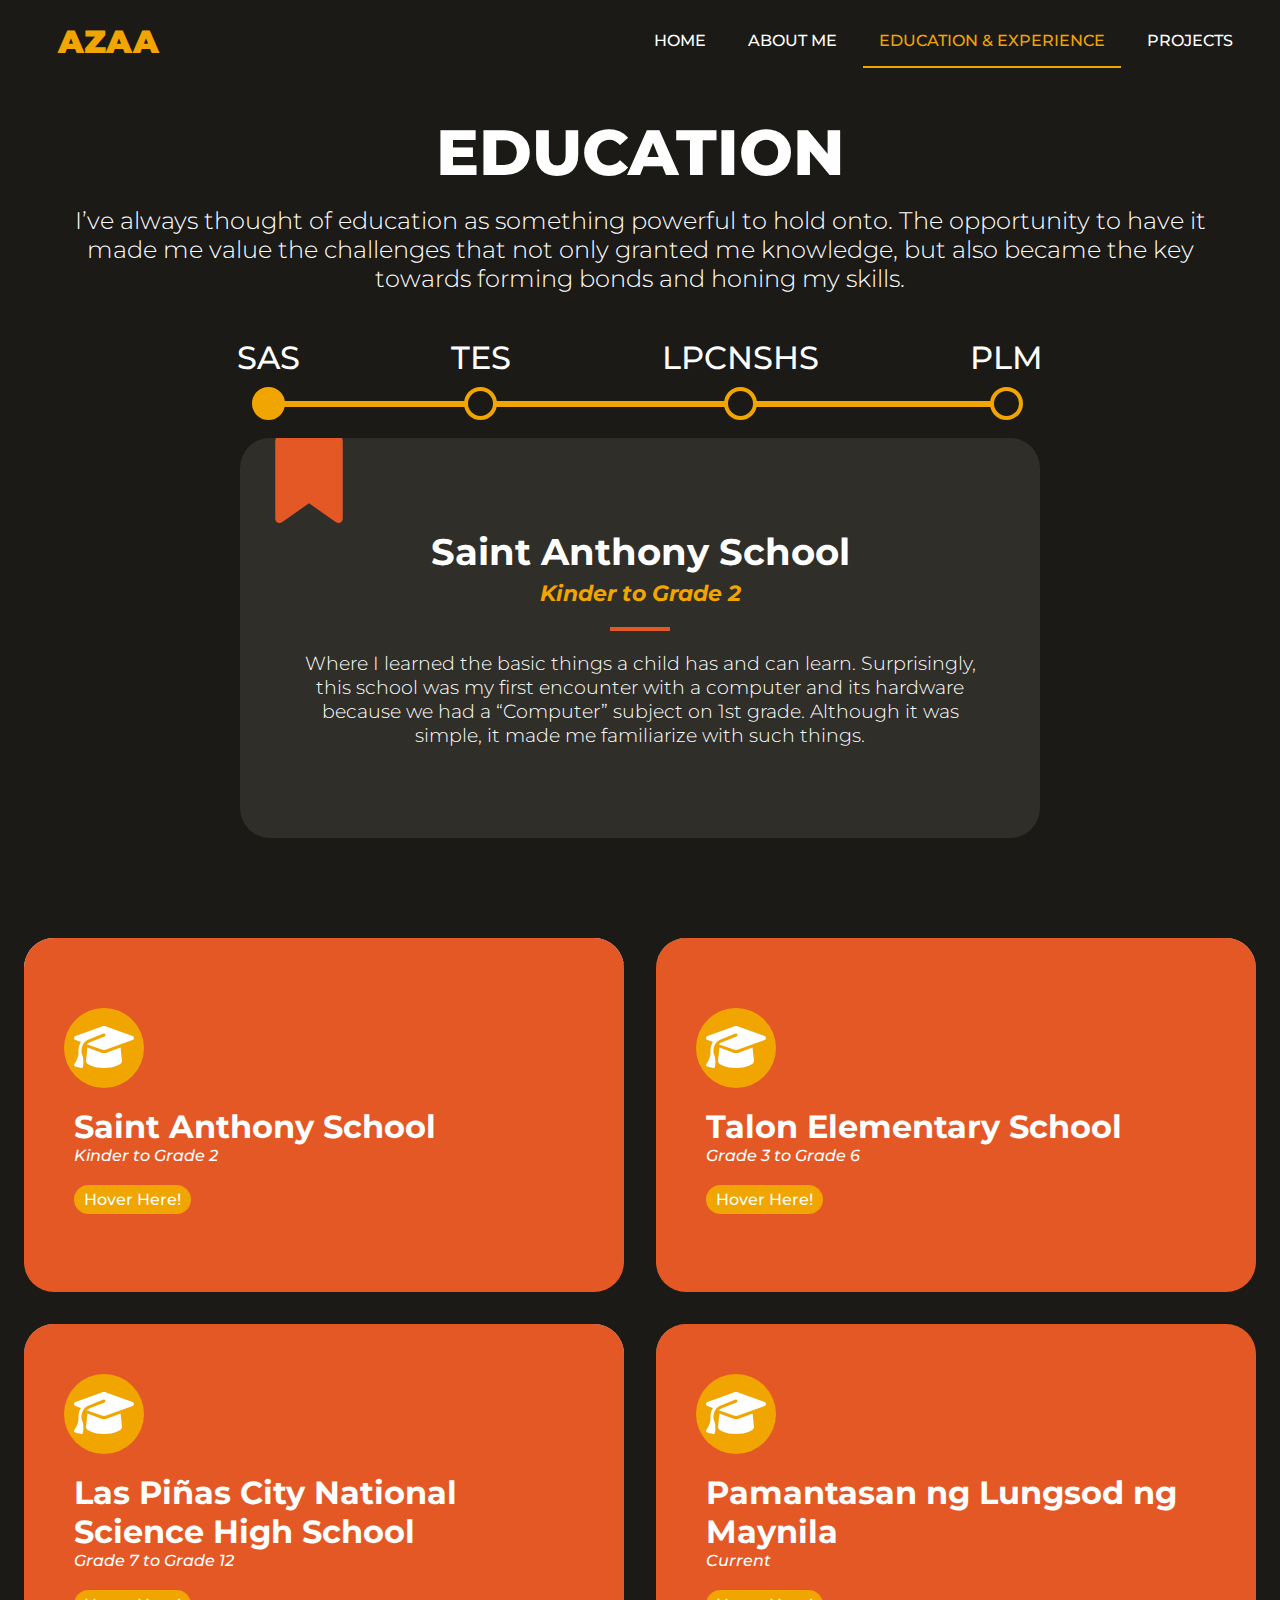
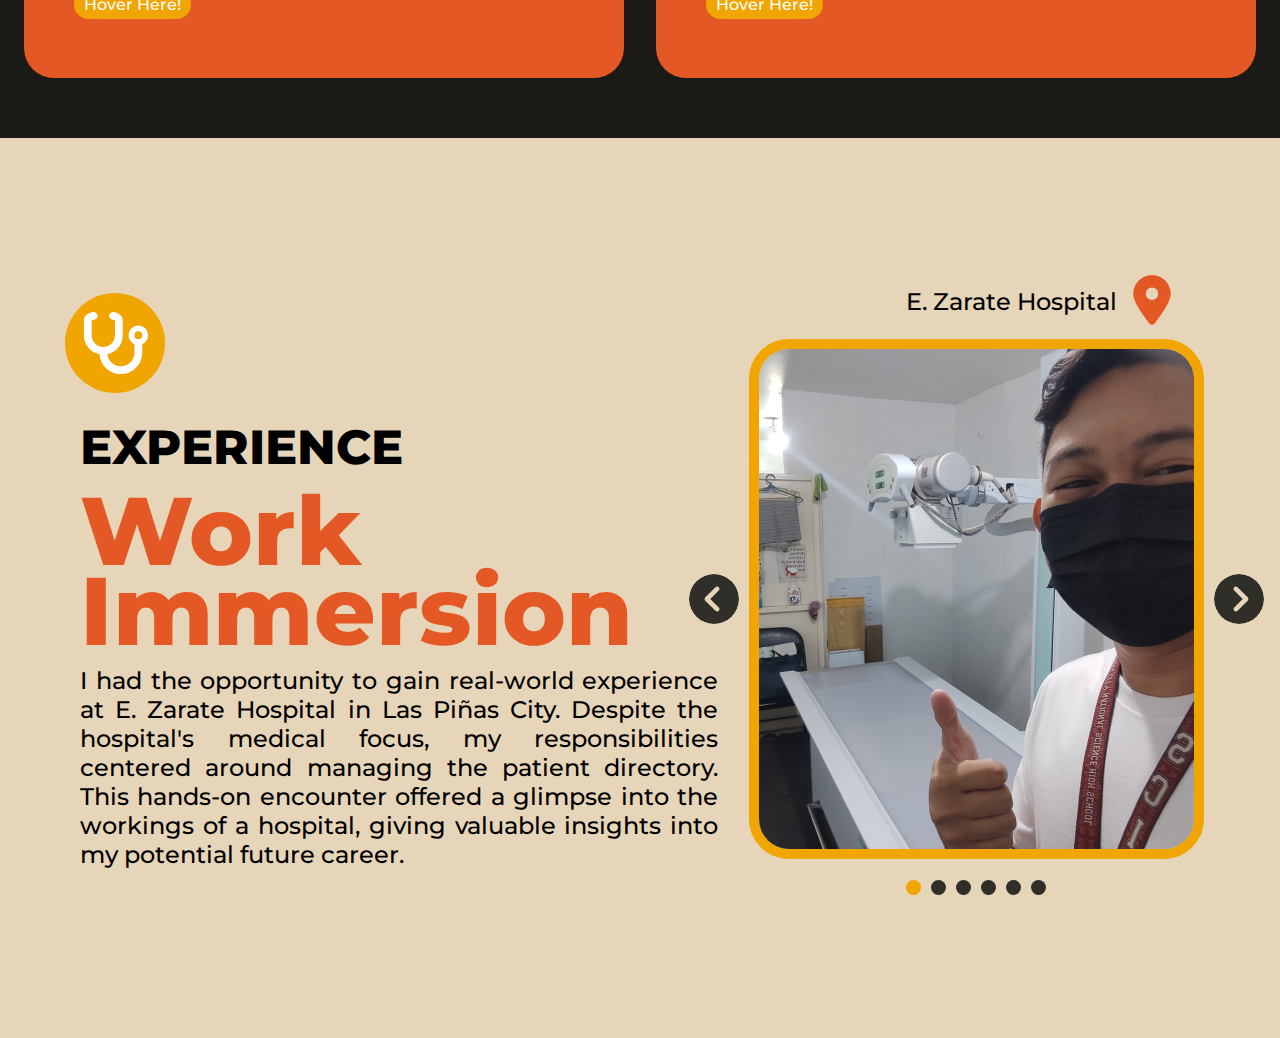
<file: docs/educAndExp.html>
<!DOCTYPE html>
<html lang="en">
<head>
    <meta charset="UTF-8">
    <meta name="viewport" content="width=device-width, initial-scale=1.0">
    <title>Albrecht Arcangel | Website</title>
    <link rel="stylesheet" href="/styles/educAndExp.css">
    <link rel="stylesheet" href="/styles/initial.css">
    <link rel="stylesheet" href="/styles/navbar.css">
    <link rel="preconnect" href="https://fonts.googleapis.com">
    <link rel="preconnect" href="https://fonts.gstatic.com" crossorigin>
    <link href="https://fonts.googleapis.com/css2?family=Bebas+Neue&family=Montserrat:wght@300;500;800&display=swap" rel="stylesheet">
</head>
<body>
    <div class="header">
        <div class="logo"><a href="index.html">AZAA</a></div>
        <nav>
            <ul class="navbar">
                <li><a href="index.html" id="home">HOME</a></li>
                <li><a href="aboutMe.html" id="aboutMe">ABOUT ME</a></li>
                <li><a href="educAndExp.html" id="educAndExp">EDUCATION & EXPERIENCE</a></li>
                <li><a href="projects.html" id="projects">PROJECTS</a></li>
            </ul>
        </nav>
        <button class="hamburger" onclick="toggleNavBar()">
            <div class="burger" id="burger1"></div>
            <div class="burger" id="burger2"></div>
            <div class="burger" id="burger3"></div>
        </button>
    </div>

    <section id="educSection">
        <div class="headAndDesc">
            <h1>EDUCATION</h1>
            <p>I’ve always thought of education as something powerful to hold onto. 
                The opportunity to have it made me value the challenges that not only granted me knowledge, 
                but also became the key towards forming bonds and honing my skills.</p>
        </div>

        <div class="progressContainer">
            <div class="head">
                <ul class="nav">
                    <li class="st st1" onclick="showDesc(1);">
                        SAS
                    </li>
    
                    <li class="st st2" onclick="showDesc(2);">
                        TES
                    </li>
    
                    <li class="st st3" onclick="showDesc(3);">
                        LPCNSHS
                    </li>
    
                    <li class="st st4" onclick="showDesc(4);">
                        PLM
                    </li>
                </ul>
    
                <div class="line">
                    <span></span>
                </div>
            </div>

            <div class="progressDesc">
                <div class="progressDescText">
            
                    <div class="description" style="display: flex;">
                        <div class="descHeader">
                            <h2>Saint Anthony School</h2>
                            <h3>Kinder to Grade 2</h3>
                        </div>
                        
                        <div class="barContainer">
                            <div class="bar"></div>
                        </div>

                        <div class="descText">
                            Where I learned the basic things a child has and can learn. Surprisingly, this school was my first encounter with a computer and its hardware because we had a “Computer” subject on 1st grade. Although it was simple, it made me familiarize with such things. 
                        </div>  
                    </div>

                    <div class="description">
                        <div class="descHeader">
                            <h2>Talon Elementary School</h2>
                            <h3>Grade 3 to Grade 6</h3>
                        </div>

                        <div class="barContainer">
                            <div class="bar"></div>
                        </div>
                        
                        <div class="descText">
                            Despite enrolling late in 3rd grade, I got to catch up to the lessons, made friends, and graduated successfully. This was where I joined various quiz bees and contests that developed the skills I have. I haven’t really had an encounter with computers since it's only a public school and had fewer resources. 
                        </div>  
                    </div>

                    <div class="description">
                        <div class="descHeader">
                            <h2>Las Piñas City National <br>Science High School</h2>
                            <h3>Grade 7 to 12</h3>
                        </div>

                        <div class="barContainer">
                            <div class="bar"></div>
                        </div>

                        <div class="descText">
                            Amidst demanding monthly activities, I gained lasting friendships and discovered a passion for programming when introduced to HTML and Arduino. Despite the challenges of being a science-high student and adapting to a new setup during the pandemic, I enjoyed the most fulfilling phase of my academic journey, graduating as a consistent honor student. 
                        </div>  
                    </div>

                    <div class="description">
                        <div class="descHeader">
                            <h2>Pamantasan ng Lungsod <br>ng Maynila</h2>
                            <h3>Current</h3>
                        </div>

                        <div class="barContainer">
                            <div class="bar"></div>
                        </div>

                        <div class="descText">
                            My interest in programming and web development started ever since I was a child, but were heightened when I got to realize that college is the time to focus solely on it. That’s why I’m looking forward to learning more about these things, enhancing my skills, and hopefully being able to apply them in the future. 
                        </div>  
                    </div>
                    <svg id="bookmark" xmlns="http://www.w3.org/2000/svg" height="16" width="12" viewBox="0 0 384 512"><path d="M0 48V487.7C0 501.1 10.9 512 24.3 512c5 0 9.9-1.5 14-4.4L192 400 345.7 507.6c4.1 2.9 9 4.4 14 4.4c13.4 0 24.3-10.9 24.3-24.3V48c0-26.5-21.5-48-48-48H48C21.5 0 0 21.5 0 48z"/></svg>
                </div>
            </div>

            <div class="schoolPics">
                <div class="col1">
                    <div class="ImgContainer">
                        <img src="/images/schools/SAS.png" id="SASPic">
                        <div class="imgOverlay">
                            <div class="circle"></div>
                            <svg xmlns="http://www.w3.org/2000/svg" height="16" width="20" viewBox="0 0 640 512"><path d="M320 32c-8.1 0-16.1 1.4-23.7 4.1L15.8 137.4C6.3 140.9 0 149.9 0 160s6.3 19.1 15.8 22.6l57.9 20.9C57.3 229.3 48 259.8 48 291.9v28.1c0 28.4-10.8 57.7-22.3 80.8c-6.5 13-13.9 25.8-22.5 37.6C0 442.7-.9 448.3 .9 453.4s6 8.9 11.2 10.2l64 16c4.2 1.1 8.7 .3 12.4-2s6.3-6.1 7.1-10.4c8.6-42.8 4.3-81.2-2.1-108.7C90.3 344.3 86 329.8 80 316.5V291.9c0-30.2 10.2-58.7 27.9-81.5c12.9-15.5 29.6-28 49.2-35.7l157-61.7c8.2-3.2 17.5 .8 20.7 9s-.8 17.5-9 20.7l-157 61.7c-12.4 4.9-23.3 12.4-32.2 21.6l159.6 57.6c7.6 2.7 15.6 4.1 23.7 4.1s16.1-1.4 23.7-4.1L624.2 182.6c9.5-3.4 15.8-12.5 15.8-22.6s-6.3-19.1-15.8-22.6L343.7 36.1C336.1 33.4 328.1 32 320 32zM128 408c0 35.3 86 72 192 72s192-36.7 192-72L496.7 262.6 354.5 314c-11.1 4-22.8 6-34.5 6s-23.5-2-34.5-6L143.3 262.6 128 408z"/></svg>
                            <div class="miniHeaders">
                                <h3>Saint Anthony School</h3>
                                <h4>Kinder to Grade 2</h4>
                            </div>
                            <div class="miniDesc">
                                Hover Here!
                            </div>
                        </div>
                    </div>
                    <div  class="ImgContainer">
                        <img src="/images/schools/TES.png" id="TESPic">
                        <div class="imgOverlay">
                            <div class="circle"></div>
                            <svg xmlns="http://www.w3.org/2000/svg" height="16" width="20" viewBox="0 0 640 512"><path d="M320 32c-8.1 0-16.1 1.4-23.7 4.1L15.8 137.4C6.3 140.9 0 149.9 0 160s6.3 19.1 15.8 22.6l57.9 20.9C57.3 229.3 48 259.8 48 291.9v28.1c0 28.4-10.8 57.7-22.3 80.8c-6.5 13-13.9 25.8-22.5 37.6C0 442.7-.9 448.3 .9 453.4s6 8.9 11.2 10.2l64 16c4.2 1.1 8.7 .3 12.4-2s6.3-6.1 7.1-10.4c8.6-42.8 4.3-81.2-2.1-108.7C90.3 344.3 86 329.8 80 316.5V291.9c0-30.2 10.2-58.7 27.9-81.5c12.9-15.5 29.6-28 49.2-35.7l157-61.7c8.2-3.2 17.5 .8 20.7 9s-.8 17.5-9 20.7l-157 61.7c-12.4 4.9-23.3 12.4-32.2 21.6l159.6 57.6c7.6 2.7 15.6 4.1 23.7 4.1s16.1-1.4 23.7-4.1L624.2 182.6c9.5-3.4 15.8-12.5 15.8-22.6s-6.3-19.1-15.8-22.6L343.7 36.1C336.1 33.4 328.1 32 320 32zM128 408c0 35.3 86 72 192 72s192-36.7 192-72L496.7 262.6 354.5 314c-11.1 4-22.8 6-34.5 6s-23.5-2-34.5-6L143.3 262.6 128 408z"/></svg>
                            <div class="miniHeaders">
                                <h3>Talon Elementary School</h3>
                                <h4>Grade 3 to Grade 6</h4>
                            </div>
                            <div class="miniDesc">
                                Hover Here!
                            </div>
                        </div>
                    </div>
                    
                </div>

                <div class="col2">
                    <div  class="ImgContainer">
                        <img src="/images/schools/LPSCI.png" id="LPSCIPic">
                        <div class="imgOverlay">
                            <div class="circle"id="agot"></div>
                            <svg xmlns="http://www.w3.org/2000/svg" height="16" width="20" viewBox="0 0 640 512"><path d="M320 32c-8.1 0-16.1 1.4-23.7 4.1L15.8 137.4C6.3 140.9 0 149.9 0 160s6.3 19.1 15.8 22.6l57.9 20.9C57.3 229.3 48 259.8 48 291.9v28.1c0 28.4-10.8 57.7-22.3 80.8c-6.5 13-13.9 25.8-22.5 37.6C0 442.7-.9 448.3 .9 453.4s6 8.9 11.2 10.2l64 16c4.2 1.1 8.7 .3 12.4-2s6.3-6.1 7.1-10.4c8.6-42.8 4.3-81.2-2.1-108.7C90.3 344.3 86 329.8 80 316.5V291.9c0-30.2 10.2-58.7 27.9-81.5c12.9-15.5 29.6-28 49.2-35.7l157-61.7c8.2-3.2 17.5 .8 20.7 9s-.8 17.5-9 20.7l-157 61.7c-12.4 4.9-23.3 12.4-32.2 21.6l159.6 57.6c7.6 2.7 15.6 4.1 23.7 4.1s16.1-1.4 23.7-4.1L624.2 182.6c9.5-3.4 15.8-12.5 15.8-22.6s-6.3-19.1-15.8-22.6L343.7 36.1C336.1 33.4 328.1 32 320 32zM128 408c0 35.3 86 72 192 72s192-36.7 192-72L496.7 262.6 354.5 314c-11.1 4-22.8 6-34.5 6s-23.5-2-34.5-6L143.3 262.6 128 408z"/></svg>
                            <div class="miniHeaders">
                                <h3>Las Piñas City National Science High School</h3>
                                <h4>Grade 7 to Grade 12</h4>
                            </div>
                            <div class="miniDesc">
                                Hover Here!
                            </div>
                        </div>
                    </div>
                    <div  class="ImgContainer">
                        <img src="/images/schools/PLM.png" id="PLMPic">
                        <div class="imgOverlay">
                            <div class="circle"id="toga"></div>
                            <svg xmlns="http://www.w3.org/2000/svg" height="16" width="20" viewBox="0 0 640 512"><path d="M320 32c-8.1 0-16.1 1.4-23.7 4.1L15.8 137.4C6.3 140.9 0 149.9 0 160s6.3 19.1 15.8 22.6l57.9 20.9C57.3 229.3 48 259.8 48 291.9v28.1c0 28.4-10.8 57.7-22.3 80.8c-6.5 13-13.9 25.8-22.5 37.6C0 442.7-.9 448.3 .9 453.4s6 8.9 11.2 10.2l64 16c4.2 1.1 8.7 .3 12.4-2s6.3-6.1 7.1-10.4c8.6-42.8 4.3-81.2-2.1-108.7C90.3 344.3 86 329.8 80 316.5V291.9c0-30.2 10.2-58.7 27.9-81.5c12.9-15.5 29.6-28 49.2-35.7l157-61.7c8.2-3.2 17.5 .8 20.7 9s-.8 17.5-9 20.7l-157 61.7c-12.4 4.9-23.3 12.4-32.2 21.6l159.6 57.6c7.6 2.7 15.6 4.1 23.7 4.1s16.1-1.4 23.7-4.1L624.2 182.6c9.5-3.4 15.8-12.5 15.8-22.6s-6.3-19.1-15.8-22.6L343.7 36.1C336.1 33.4 328.1 32 320 32zM128 408c0 35.3 86 72 192 72s192-36.7 192-72L496.7 262.6 354.5 314c-11.1 4-22.8 6-34.5 6s-23.5-2-34.5-6L143.3 262.6 128 408z"/></svg>
                            <div class="miniHeaders">
                                <h3>Pamantasan ng Lungsod ng Maynila</h3>
                                <h4>Current</h4>
                            </div>
                            <div class="miniDesc">
                                Hover Here!
                            </div>
                        </div>
                    </div>
                </div>

            </div>
        </div>
    </section>

    <section id="expSection">
        <div class="expLeft">
            <div id="bgCircle"></div>
            <svg xmlns="http://www.w3.org/2000/svg" height="16" width="18" viewBox="0 0 576 512"><path d="M142.4 21.9c5.6 16.8-3.5 34.9-20.2 40.5L96 71.1V192c0 53 43 96 96 96s96-43 96-96V71.1l-26.1-8.7c-16.8-5.6-25.8-23.7-20.2-40.5s23.7-25.8 40.5-20.2l26.1 8.7C334.4 19.1 352 43.5 352 71.1V192c0 77.2-54.6 141.6-127.3 156.7C231 404.6 278.4 448 336 448c61.9 0 112-50.1 112-112V265.3c-28.3-12.3-48-40.5-48-73.3c0-44.2 35.8-80 80-80s80 35.8 80 80c0 32.8-19.7 61-48 73.3V336c0 97.2-78.8 176-176 176c-92.9 0-168.9-71.9-175.5-163.1C87.2 334.2 32 269.6 32 192V71.1c0-27.5 17.6-52 43.8-60.7l26.1-8.7c16.8-5.6 34.9 3.5 40.5 20.2zM480 224a32 32 0 1 0 0-64 32 32 0 1 0 0 64z"/></svg>
            <h2>EXPERIENCE</h2>
            <h1>Work Immersion</h1>
            <p>I had the opportunity to gain real-world experience at E. Zarate Hospital in Las Piñas City. 
                Despite the hospital's medical focus, my responsibilities centered around managing the patient directory. 
                This hands-on encounter offered a glimpse into the workings of a hospital, giving valuable insights into my 
                potential future career.</p>
        </div>
        <div class="expRight">
            <div id="workImHead">
            <p>E. Zarate Hospital</p> 
            <span><svg id="loc" xmlns="http://www.w3.org/2000/svg" height="16" width="12" viewBox="0 0 384 512"><path d="M215.7 499.2C267 435 384 279.4 384 192C384 86 298 0 192 0S0 86 0 192c0 87.4 117 243 168.3 307.2c12.3 15.3 35.1 15.3 47.4 0zM192 128a64 64 0 1 1 0 128 64 64 0 1 1 0-128z"/></svg></span>
            </div>

            <div class="slideContainer">
                <a onclick="addSlide(-1);"><svg class="prev" xmlns="http://www.w3.org/2000/svg" height="16" width="16" viewBox="0 0 512 512"><path d="M512 256A256 256 0 1 0 0 256a256 256 0 1 0 512 0zM271 135c9.4-9.4 24.6-9.4 33.9 0s9.4 24.6 0 33.9l-87 87 87 87c9.4 9.4 9.4 24.6 0 33.9s-24.6 9.4-33.9 0L167 273c-9.4-9.4-9.4-24.6 0-33.9L271 135z"/></svg></a>
                
                <div class="slides" style="display: block;">
                    <img src="/images/workIm/1.png">
                </div>

                <div class="slides">
                    <img src="/images/workIm/2.png">
                </div>

                <div class="slides">
                    <img src="/images/workIm/3.png">
                </div>

                <div class="slides">
                    <img src="/images/workIm/4.png">
                </div>

                <div class="slides">
                    <img src="/images/workIm/5.png">
                </div>

                <div class="slides">
                    <img src="/images/workIm/6.png">
                </div>

                <a onclick="addSlide(1)"><svg class="next" xmlns="http://www.w3.org/2000/svg" height="16" width="16" viewBox="0 0 512 512"><path d="M0 256a256 256 0 1 0 512 0A256 256 0 1 0 0 256zM241 377c-9.4 9.4-24.6 9.4-33.9 0s-9.4-24.6 0-33.9l87-87-87-87c-9.4-9.4-9.4-24.6 0-33.9s24.6-9.4 33.9 0L345 239c9.4 9.4 9.4 24.6 0 33.9L241 377z"/></svg></a>
            </div>
            
            <div class="dotContainer">
                <span class="dot" onclick="currentSlide(1)"></span>
                <span class="dot" onclick="currentSlide(2)"></span>
                <span class="dot" onclick="currentSlide(3)"></span>
                <span class="dot" onclick="currentSlide(4)"></span>
                <span class="dot" onclick="currentSlide(5)"></span>
                <span class="dot" onclick="currentSlide(6)"></span>
            </div>
        </div>
    </section>

    <script src="/scripts/navbar.js"></script>
    <script src="/scripts/progressDesc.js"></script>
    <script src="/scripts/workIm.js"></script>
</body>
</file>
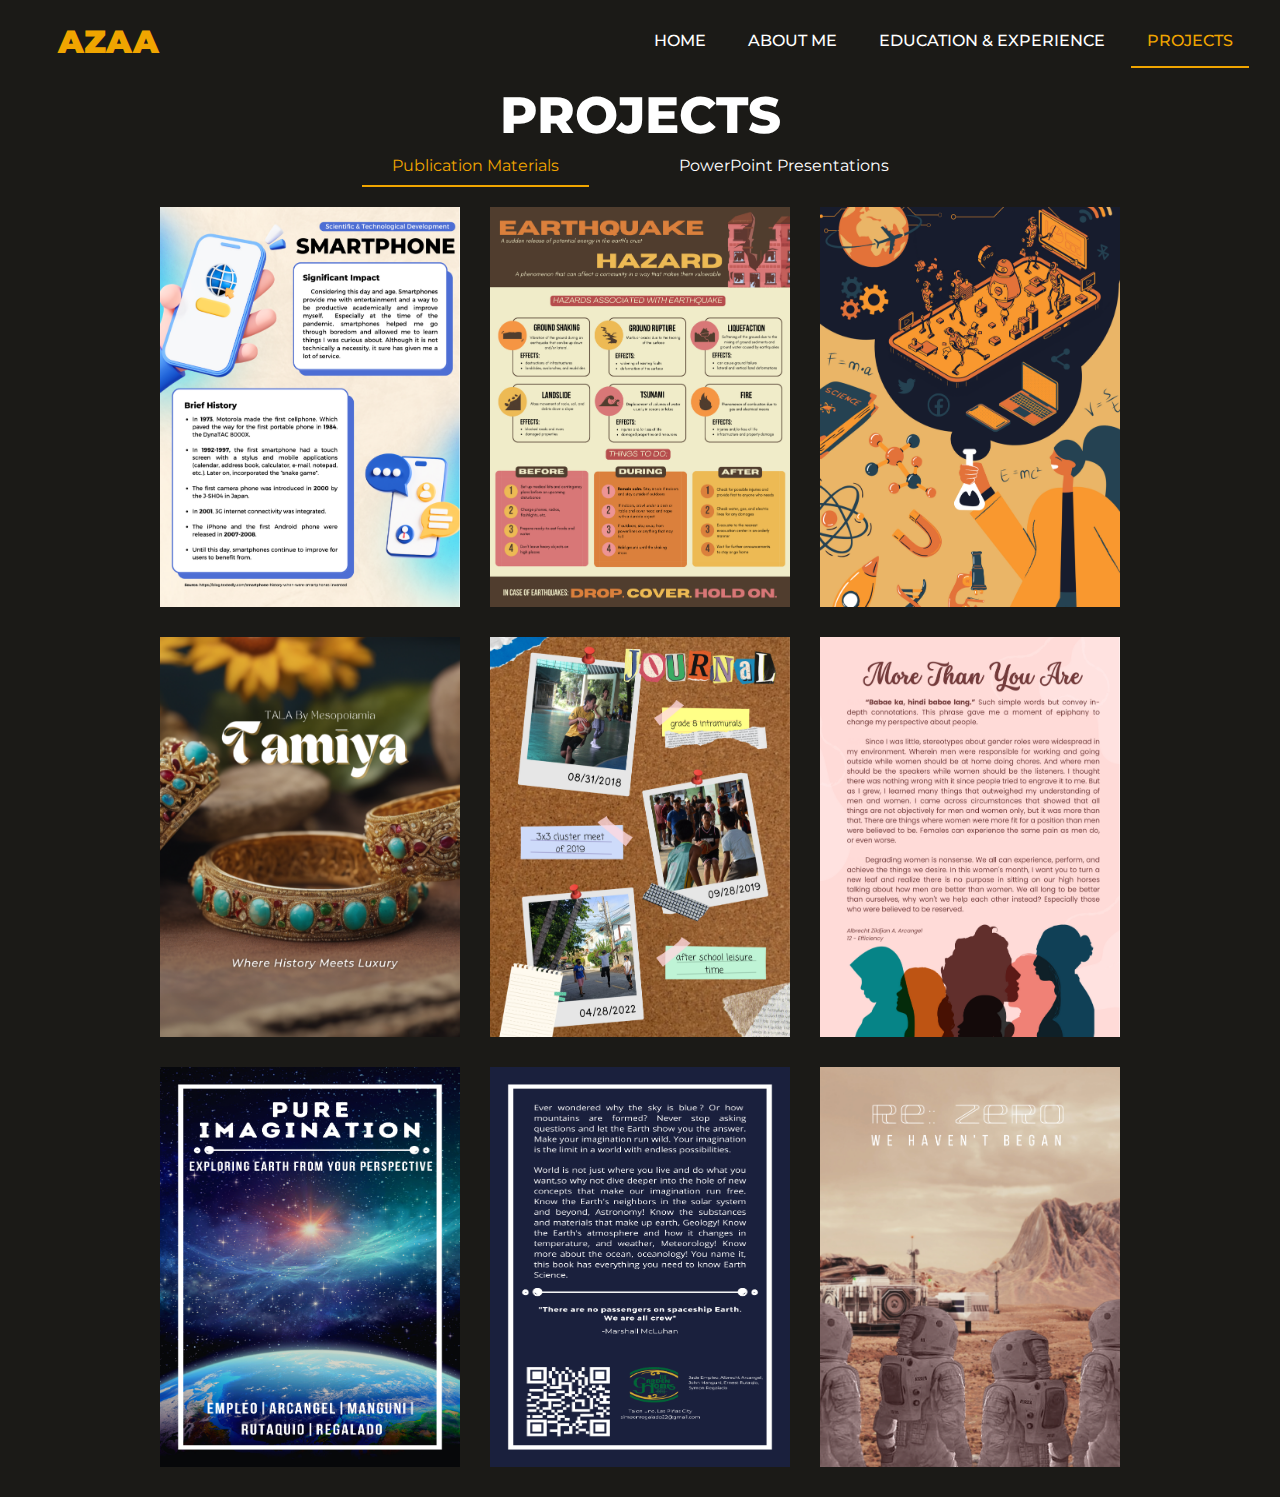
<file: docs/projects.html>
<!DOCTYPE html>
<html lang="en">
<head>
    <meta charset="UTF-8">
    <meta name="viewport" content="width=device-width, initial-scale=1.0">
    <title>Albrecht Arcangel | Website</title>
    <link rel="stylesheet" href="/styles/projects.css">
    <link rel="stylesheet" href="/styles/initial.css">
    <link rel="stylesheet" href="/styles/navbar.css">
    <link rel="preconnect" href="https://fonts.googleapis.com">
    <link rel="preconnect" href="https://fonts.gstatic.com" crossorigin>
    <link href="https://fonts.googleapis.com/css2?family=Bebas+Neue&family=Montserrat:wght@300;500;700;800&display=swap" rel="stylesheet">
</head>
<body>
    <div class="header">
        <div class="logo"><a href="index.html">AZAA</a></div>
        <nav>
            <ul class="navbar">
                <li><a href="index.html" id="home">HOME</a></li>
                <li><a href="aboutMe.html" id="aboutMe">ABOUT ME</a></li>
                <li><a href="educAndExp.html" id="educAndExp">EDUCATION & EXPERIENCE</a></li>
                <li><a href="projects.html" id="projects">PROJECTS</a></li>
            </ul>
        </nav>
        <button class="hamburger" onclick="toggleNavBar()">
            <div class="burger" id="burger1"></div>
            <div class="burger" id="burger2"></div>
            <div class="burger" id="burger3"></div>
        </button>
    </div>

    <main>
        <h1>PROJECTS</h1>
        <div class="subHeader">
            <p id="pubmatNav" class="subheading active" onclick="currentPage(1);">Publication Materials</p>
            <p id="pptNav" class="subheading" onclick="currentPage(2);">PowerPoint Presentations</p>
        </div>

        <section class="projects" id="pubmats" style="display: block;">
            <div class="row">
                <img src="/images/pubmat/1.png">
                <img src="/images/pubmat/2.png">
                <img src="/images/pubmat/3.png">
            </div>

            <div class="row">
                <img src="/images/pubmat/4.png">
                <img src="/images/pubmat/5.png">
                <img src="/images/pubmat/6.png">
            </div>

            <div class="row">
                <img src="/images/pubmat/mockup/1.png">
                <img src="/images/pubmat/mockup/2.png">
                <img src="/images/pubmat/poster/1.png">
            </div>
        </section>

        <section class="projects" id="ppts">
            <div class="row">
                <img src="/images/ppt/1.png" class="firstPage">
                <img src="/images/ppt/2.png" class="contentSlide">
                <img src="/images/ppt/3.png" class="contentSlide">
            </div>

            <div class="row">
                <img src="/images/ppt/4.png" class="firstPage">
                <img src="/images/ppt/5.png" class="contentSlide">
                <img src="/images/ppt/6.png" class="contentSlide">
            </div>

            <div class="row">
                <img src="/images/ppt/7.png" class="firstPage">
                <img src="/images/ppt/8.png" class="contentSlide">
                <img src="/images/ppt/9.png" class="contentSlide">
            </div>

            <div class="row">
                <img src="/images/ppt/10.png" class="firstPage">
                <img src="/images/ppt/11.png" class="contentSlide">
                <img src="/images/ppt/12.png" class="contentSlide">
            </div>

            <div class="row">
                <img src="/images/ppt/13.png" class="firstPage">
                <img src="/images/ppt/14.png" class="contentSlide">
                <img src="/images/ppt/15.png" class="contentSlide">
            </div>
        </section>

    </main>

    <script src="/scripts/navbar.js"></script>
    <script src="/scripts/projects.js"></script>
</body>
</file>
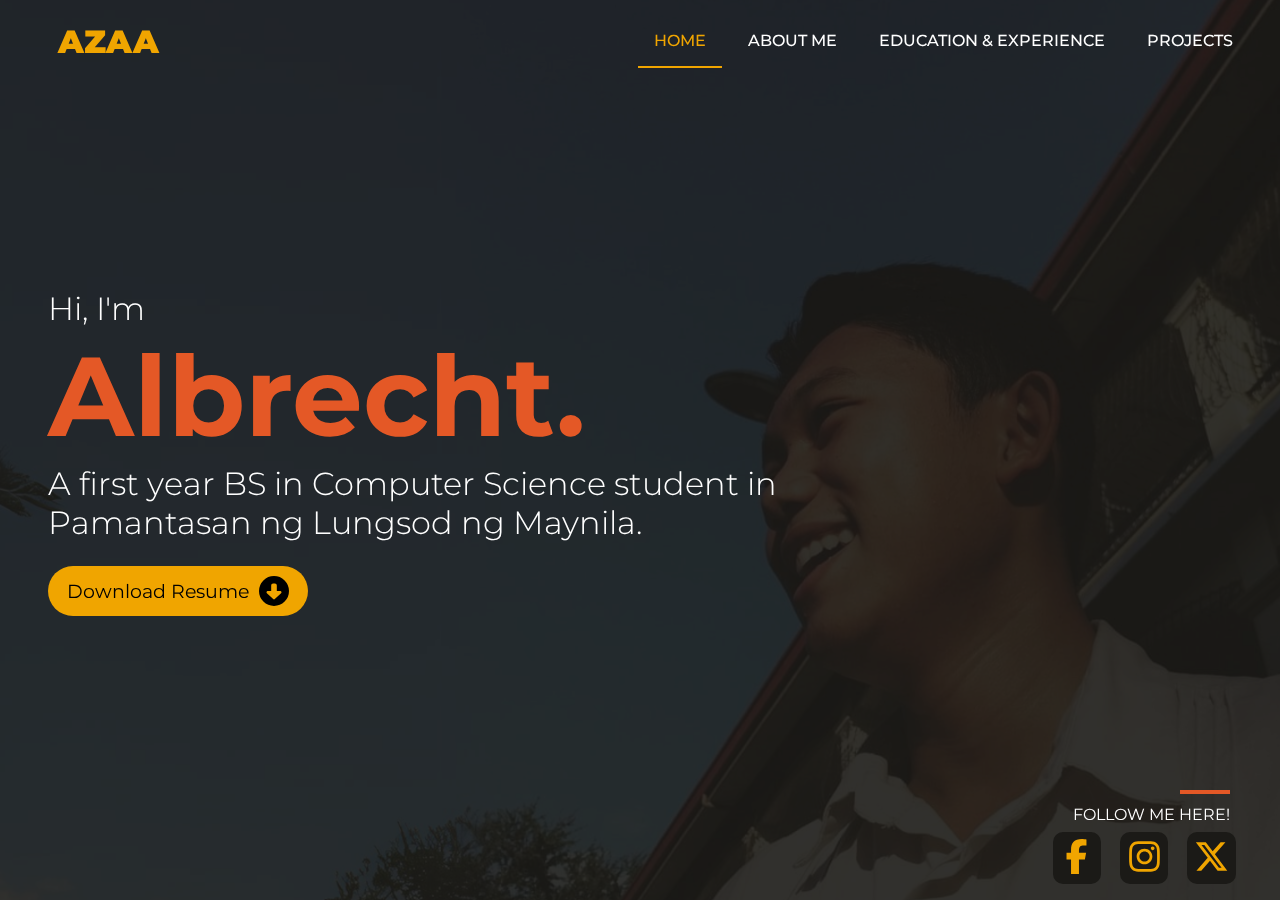
<file: website/home.html>
<!DOCTYPE html>
<html lang="en">
<head>
    <meta charset="UTF-8">
    <meta name="viewport" content="width=device-width, initial-scale=1.0">
    <title>Albrecht Arcangel | Website</title>
    <link rel="stylesheet" href="home.css">
    <link rel="stylesheet" href="initial.css">
    <link rel="stylesheet" href="navbar.css">
    <link rel="preconnect" href="https://fonts.googleapis.com">
    <link rel="preconnect" href="https://fonts.gstatic.com" crossorigin>
    <link href="https://fonts.googleapis.com/css2?family=Bebas+Neue&family=Montserrat:wght@300;500;800&display=swap" rel="stylesheet">
</head>
<body>
    <div class="backgroundContainer">
        <img src="self/background.png" alt="Background Image" class="backgroundImage">
    </div>
    <div class="overlay"></div>
    <div class="content">

        <div class="header">
            <div class="logo"><a href="home.html">AZAA</a></div>
            <nav>
                <ul class="navbar">
                    <li><a href="home.html" id="home">HOME</a></li>
                    <li><a href="aboutMe.html" id="aboutMe">ABOUT ME</a></li>
                    <li><a href="educAndExp.html" id="educAndExp">EDUCATION & EXPERIENCE</a></li>
                    <li><a href="projects.html" id="projects">PROJECTS</a></li>
                </ul>
            </nav>
            <button class="hamburger" onclick="toggleNavBar()">
                <div class="burger" id="burger1"></div>
                <div class="burger" id="burger2"></div>
                <div class="burger" id="burger3"></div>
            </button>
        </div>

        <div class="text">
            <p>Hi, I'm</p>
            <h1>Albrecht.</h1>
            <p class="desc">A first year BS in Computer Science student in Pamantasan ng Lungsod ng Maynila.</p>
            <a href="ArcangelResume.pdf" download="ArcangelResume" id="myResume"><button class="resume">Download Resume<svg xmlns="http://www.w3.org/2000/svg" height="16" width="16" viewBox="0 0 512 512"><path d="M256 0a256 256 0 1 0 0 512A256 256 0 1 0 256 0zM376.9 294.6L269.8 394.5c-3.8 3.5-8.7 5.5-13.8 5.5s-10.1-2-13.8-5.5L135.1 294.6c-4.5-4.2-7.1-10.1-7.1-16.3c0-12.3 10-22.3 22.3-22.3l57.7 0 0-96c0-17.7 14.3-32 32-32l32 0c17.7 0 32 14.3 32 32l0 96 57.7 0c12.3 0 22.3 10 22.3 22.3c0 6.2-2.6 12.1-7.1 16.3z"/></svg></button></a>
        </div>

        <div class="socials">
            <div class="bar"></div>
            <div id="follow">FOLLOW ME HERE!</div>
            <div class="socmed">
                <button class="btn"><a href="https://www.facebook.com/albrechtarcangel/" target="_blank" ><svg xmlns="http://www.w3.org/2000/svg" height="16" width="10" viewBox="0 0 320 512"><path d="M80 299.3V512H196V299.3h86.5l18-97.8H196V166.9c0-51.7 20.3-71.5 72.7-71.5c16.3 0 29.4 .4 37 1.2V7.9C291.4 4 256.4 0 236.2 0C129.3 0 80 50.5 80 159.4v42.1H14v97.8H80z"/></svg></a></button>
                <button class="btn"><a href="https://www.instagram.com/apolinario.arcangel/" target="_blank"><svg xmlns="http://www.w3.org/2000/svg" height="16" width="14" viewBox="0 0 448 512"><path d="M224.1 141c-63.6 0-114.9 51.3-114.9 114.9s51.3 114.9 114.9 114.9S339 319.5 339 255.9 287.7 141 224.1 141zm0 189.6c-41.1 0-74.7-33.5-74.7-74.7s33.5-74.7 74.7-74.7 74.7 33.5 74.7 74.7-33.6 74.7-74.7 74.7zm146.4-194.3c0 14.9-12 26.8-26.8 26.8-14.9 0-26.8-12-26.8-26.8s12-26.8 26.8-26.8 26.8 12 26.8 26.8zm76.1 27.2c-1.7-35.9-9.9-67.7-36.2-93.9-26.2-26.2-58-34.4-93.9-36.2-37-2.1-147.9-2.1-184.9 0-35.8 1.7-67.6 9.9-93.9 36.1s-34.4 58-36.2 93.9c-2.1 37-2.1 147.9 0 184.9 1.7 35.9 9.9 67.7 36.2 93.9s58 34.4 93.9 36.2c37 2.1 147.9 2.1 184.9 0 35.9-1.7 67.7-9.9 93.9-36.2 26.2-26.2 34.4-58 36.2-93.9 2.1-37 2.1-147.8 0-184.8zM398.8 388c-7.8 19.6-22.9 34.7-42.6 42.6-29.5 11.7-99.5 9-132.1 9s-102.7 2.6-132.1-9c-19.6-7.8-34.7-22.9-42.6-42.6-11.7-29.5-9-99.5-9-132.1s-2.6-102.7 9-132.1c7.8-19.6 22.9-34.7 42.6-42.6 29.5-11.7 99.5-9 132.1-9s102.7-2.6 132.1 9c19.6 7.8 34.7 22.9 42.6 42.6 11.7 29.5 9 99.5 9 132.1s2.7 102.7-9 132.1z"/></svg></a></button>
                <button class="btn"><a href="https://twitter.com/Jiiiiiii_A" target="_blank"><svg xmlns="http://www.w3.org/2000/svg" height="16" width="16" viewBox="0 0 512 512"><path d="M389.2 48h70.6L305.6 224.2 487 464H345L233.7 318.6 106.5 464H35.8L200.7 275.5 26.8 48H172.4L272.9 180.9 389.2 48zM364.4 421.8h39.1L151.1 88h-42L364.4 421.8z"/></svg></a></button>
            </div>
        </div>

    </div>

    <script src="navbar.js"></script>
    <script defer src="home.js"></script>
</body>
</html>
</file>
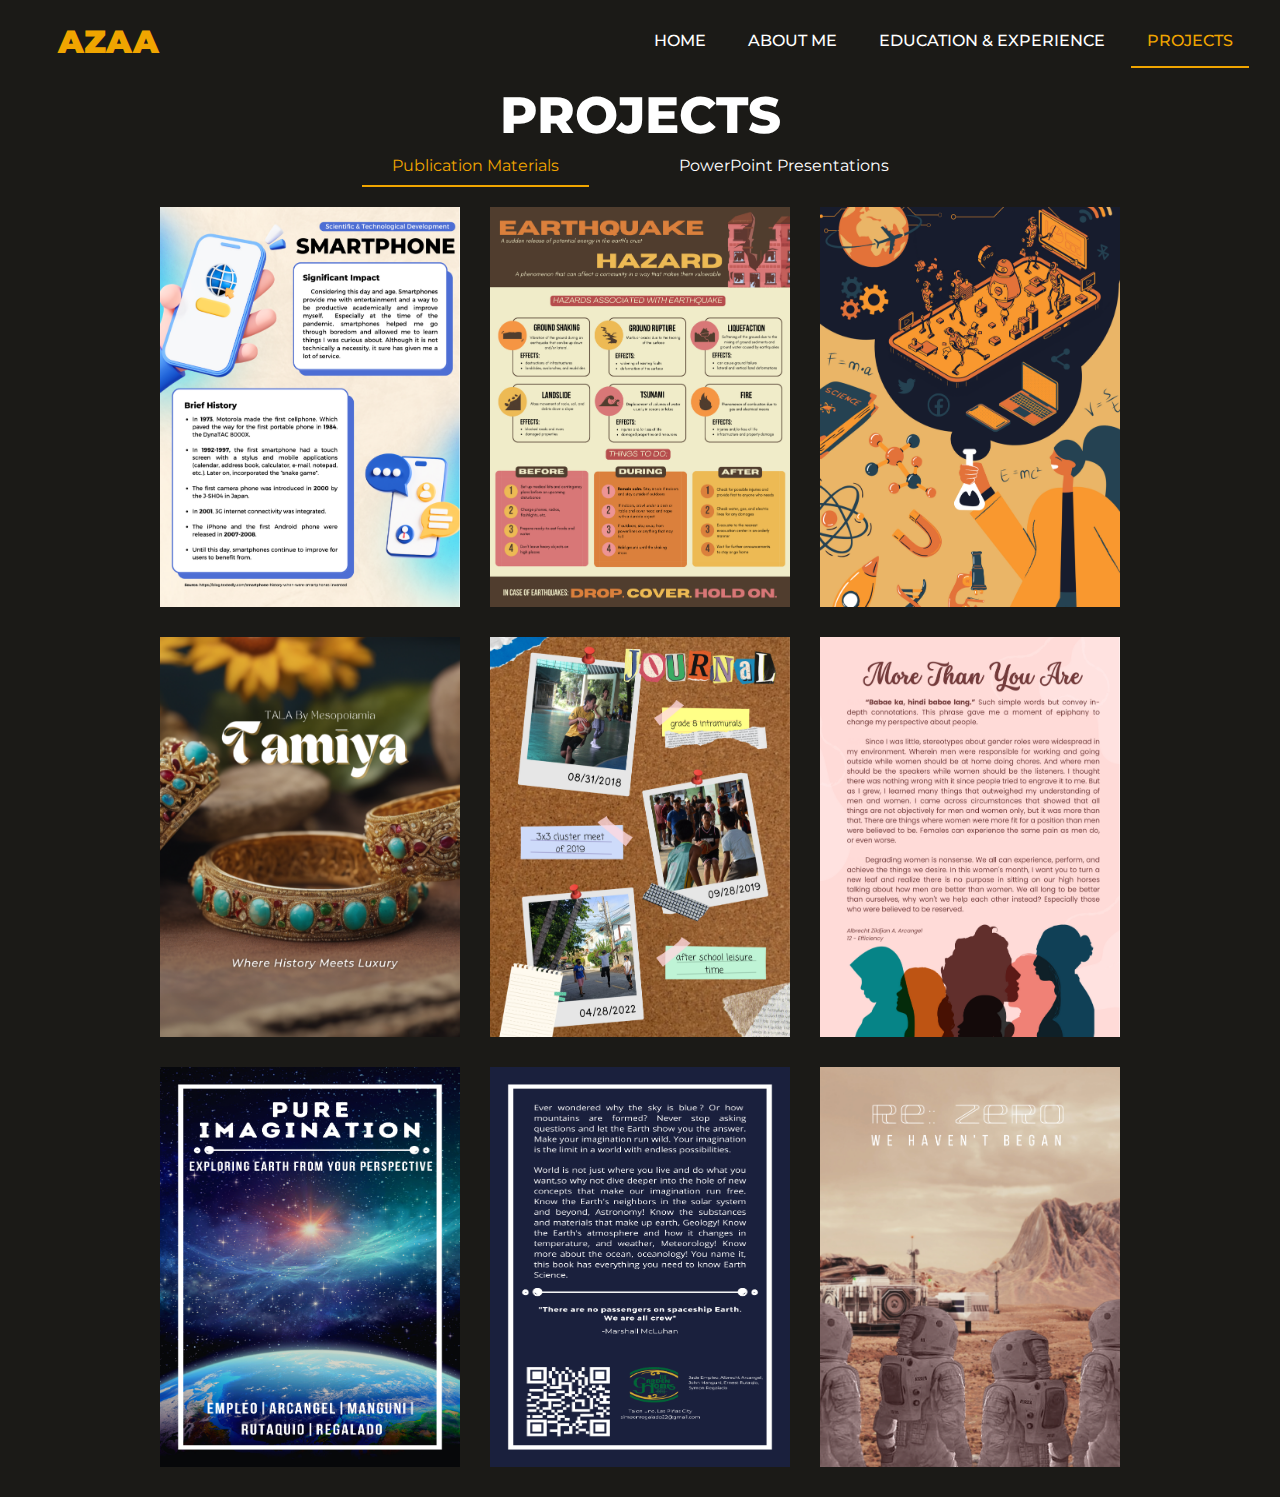
<file: website/projects.html>
<!DOCTYPE html>
<html lang="en">
<head>
    <meta charset="UTF-8">
    <meta name="viewport" content="width=device-width, initial-scale=1.0">
    <title>Albrecht Arcangel | Website</title>
    <link rel="stylesheet" href="projects.css">
    <link rel="stylesheet" href="initial.css">
    <link rel="stylesheet" href="navbar.css">
    <link rel="preconnect" href="https://fonts.googleapis.com">
    <link rel="preconnect" href="https://fonts.gstatic.com" crossorigin>
    <link href="https://fonts.googleapis.com/css2?family=Bebas+Neue&family=Montserrat:wght@300;500;700;800&display=swap" rel="stylesheet">
</head>
<body>
    <div class="header">
        <div class="logo"><a href="home.html">AZAA</a></div>
        <nav>
            <ul class="navbar">
                <li><a href="home.html" id="home">HOME</a></li>
                <li><a href="aboutMe.html" id="aboutMe">ABOUT ME</a></li>
                <li><a href="educAndExp.html" id="educAndExp">EDUCATION & EXPERIENCE</a></li>
                <li><a href="projects.html" id="projects">PROJECTS</a></li>
            </ul>
        </nav>
        <button class="hamburger" onclick="toggleNavBar()">
            <div class="burger" id="burger1"></div>
            <div class="burger" id="burger2"></div>
            <div class="burger" id="burger3"></div>
        </button>
    </div>

    <main>
        <h1>PROJECTS</h1>
        <div class="subHeader">
            <p id="pubmatNav" class="subheading active" onclick="currentPage(1);">Publication Materials</p>
            <p id="pptNav" class="subheading" onclick="currentPage(2);">PowerPoint Presentations</p>
        </div>

        <section class="projects" id="pubmats" style="display: block;">
            <div class="row">
                <img src="pubmat/1.png">
                <img src="pubmat/2.png">
                <img src="pubmat/3.png">
            </div>

            <div class="row">
                <img src="pubmat/4.png">
                <img src="pubmat/5.png">
                <img src="pubmat/6.png">
            </div>

            <div class="row">
                <img src="pubmat/mockup/1.png">
                <img src="pubmat/mockup/2.png">
                <img src="pubmat/poster/1.png">
            </div>
        </section>

        <section class="projects" id="ppts">
            <div class="row">
                <img src="ppt/1.png" class="firstPage">
                <img src="ppt/2.png" class="contentSlide">
                <img src="ppt/3.png" class="contentSlide">
            </div>

            <div class="row">
                <img src="ppt/4.png" class="firstPage">
                <img src="ppt/5.png" class="contentSlide">
                <img src="ppt/6.png" class="contentSlide">
            </div>

            <div class="row">
                <img src="ppt/7.png" class="firstPage">
                <img src="ppt/8.png" class="contentSlide">
                <img src="ppt/9.png" class="contentSlide">
            </div>

            <div class="row">
                <img src="ppt/10.png" class="firstPage">
                <img src="ppt/11.png" class="contentSlide">
                <img src="ppt/12.png" class="contentSlide">
            </div>

            <div class="row">
                <img src="ppt/13.png" class="firstPage">
                <img src="ppt/14.png" class="contentSlide">
                <img src="ppt/15.png" class="contentSlide">
            </div>
        </section>

    </main>

    <script src="navbar.js"></script>
    <script src="projects.js"></script>
</body>
</file>
<file: styles/home.css>
/* BACKGROUND SECTION */
.backgroundContainer{
    position: fixed;
    top: 0;
    left: 0;
    width: 100%;
    height: 100%;
    overflow: hidden;
    z-index: -1;
}

.backgroundImage{
    object-fit: cover;
    height: 100%;
    width: 100%;
    transition: all 0.3s ease;
}

.overlay{
    position: fixed;
    top: 0;
    left: 0;
    height: 100%;
    width: 100%;
    background-color: #1B1A17;
    opacity: 0.9;
    z-index: -1;
}


/* HEADER SECTION */
.header{
    display: flex;
    justify-content: space-between;
    align-items: center;
    padding: 10px 2%;
    box-sizing: border-box;
}

.logo a{
    text-decoration: none;
    color: #F0A500;
    font-size: 2rem;
    font-weight: 900;
    cursor: pointer;
    margin-left: 2rem;
}

/* Navigation Bar */
#home{
    border-bottom-color:#F0A500;
    color: #F0A500;
}

/* CONTENT SECTION */
.content{
    color: white;
    display: flex;
    flex-direction: column;
}

.text{
    display: flex;
    flex-direction: column;
    justify-content: center;
    align-items: flex-start;
    min-height: 75vh;
    margin: 2rem 3rem 0 3rem;
}

p{
    font-size: 2rem;
    font-weight: 300;
}

.desc{
    text-align: left;
    width: 43ch;
}

h1{
    font-size: 7rem;
    color: #E45826;
    margin: 0px;
    padding: 0px;
}

.text #myResume{
    text-decoration: none;
}

.resume svg{
    fill: black;
    height: 30px;
    width: 30px;
    margin: 0;
    padding: 0;
}

.resume{
    text-align: center;
    border: none;
    background-color: #F0A500;
    font-size: 1.2rem;
    padding: .5em 1em;
    border-radius: 3em;
    display: flex;
    justify-content: center;
    align-items: center;
    gap: 10px;
    transition: all 0.3s ease;
    cursor: pointer;
    margin-top: 1.5rem;
}

.resume:hover{
    background-color: black;
    color:#F0A500;
    box-shadow: 0px 0px 10px 8px rgba(0, 0, 0, 0.209);
}

.resume:hover svg{
    fill: #F0A500;
}

.resume:active{
    transform: scale(.9);
}

.socials{
    display: flex;
    flex-direction: column;
    justify-content: flex-end;
    align-items: flex-end;
    padding-right: 2%;
    text-align: right;
}

.bar{
    border:2.5px solid #E45826;
    width: 50px;
    margin-right: 1.5rem;
    margin-bottom: .7rem;
}

#follow{
    text-align: right;
    margin-right: 1.5rem;
}

.socmed{
    padding-right: 1.5%;
}

svg{
    fill: #F0A500;
    height: 35px;
    width: 35px;
    padding: 0;
}

.btn{
    transition: all 0.3s ease;
    margin-top: .5rem;
    cursor: pointer;
    border: none;
    background-color: #1B1A17;
    border-radius: 10px;
    padding: .5em;
    margin-left: 15px;
}

.btn:hover{
    transform: translateY(-5px);
    background-color: #F0A500;
}

.btn:hover svg{
    fill: #1B1A17
}

/* FORUM SECTION */
.formSection{
    background-color: #1B1A17;
    padding: 1em;
    min-height: 50vh;
    display: flex;
    flex-direction: column;
    justify-content: space-around;
    align-items: center;
}

.formTitle{
    color: aliceblue;
    font-family: 'Montserrat';
    font-size: 25px;
}

#contact-form{
    display: flex;
    flex-direction: column;
    justify-content: center;
    align-items: flex-start;
    gap: 20px;
    margin-top: 30px;
}

.formSection label{
    color: #F0A500;
    margin: -10px 0;
}

.formSection input,
.formSection textArea{
    width: 400px;
    height: 30px;
    padding: 1rem;
}

.formSection textArea{
    height: 150px;
}

.formSection button{
    background-color: #F0A500;
    font-size: 1.2rem;
    padding: .25rem 1.5rem;
    border-radius: 20px;
    border: 0;
}

.formSection button:hover{
    background-color: black;
    color: #F0A500;
}

@media (max-width: 970px){
    .text, .desc{
        align-items: center;
        text-align: center;
    }

    h1{
        font-size: 6.5rem;
    }

    p{
        font-size: 1.8rem;
    } 

    .socials{
        align-items: center;
        padding-right: 0;
    }

    #follow{
        margin: 0;
        text-align: center;
    }

    .bar{
        margin-right: 0;
    }
}

@media (max-width: 830px){
    p{
        font-size: 1.4rem;
    }

    h1{
        font-size: 5.5rem;
    }
}

@media (max-width: 650px){
    p{
        font-size: 1.2rem;
        width: 10ch;
    }

    h1{
        font-size: 4.5rem;
    }

    .resume{
        font-size: 1rem;
    }

    #follow{
        font-size: .8rem;
    }

    .btn svg{
        width: 30px;
        height: 30px;
    }
}

@media (max-width: 560px){
    .resume, p{
        font-size: .8rem;
    }
    
    h1{
        font-size: 4rem;
    }
}

@media (max-height: 460px){
    .socials{
        margin-top: 20px;
    }
}
</file>
<file: styles/initial.css>
*{
    padding: 0;
    margin: 0;
    box-sizing: border-box;
    font-family: 'Montserrat', 'Bebas Neue', sans-serif;
    transition:  all 0.3s ease;
}

::selection{
    background-color: rgb(86, 86, 86);
}
</file>
<file: styles/navbar.css>
.header{
    display: flex;
    justify-content: space-between;
    align-items: center;
    padding: 10px 2%;
    box-sizing: border-box;
}

.logo a{
    text-decoration: none;
    color: #F0A500;
    font-size: 2rem;
    font-weight: 900;
    cursor: pointer;
    margin-left: 2rem;
}

.navbar{
    list-style-type: none;
    display: flex;
}

.navbar li{
    display: inline-block;
    padding: 5px;
}

li a{
    transition: all .3s ease;
    text-decoration: none;
    color: white;
    padding: 1rem;
    display: block;
    border-bottom: 2px solid transparent; 
    font-weight: 500;
}

li a:hover{
    border-bottom-color:#F0A500;
    color: #F0A500;
}

li a:active{
    transform: scale(.90);
}

.hamburger{
    background: none;
    border: none;
    display: none;
    flex-direction: column;
    gap: 5px;
    position: absolute;
    right: 30px; 
}

.hamburger:hover .burger{
    background-color: #946603;
}

.burger{
    width: 30px;
    background-color: #F0A500;
    height: 5px;
    border-radius: 20px;
    transition: all 0.3s ease;
}

@media (max-width: 970px){
    .navbar{
        position: fixed;
        top: 0;
        right: 0;
        bottom: 0;
        min-width: 30%;
        flex-direction: column;
        background-color: rgb(27, 26, 23, 0.7);
        align-items: center;
        display: none;
        z-index: 2;
    }

    .navbar a{
        text-align: center;
    }

    .hamburger{
        display: flex;
        cursor: pointer;
        position: fixed;
        z-index: 2;
    }
}

@media (max-width: 560px){
    .navbar a{
        font-size: .6rem;
    }
}
</file>
<file: styles/educAndExp.css>
body{
    background-color: #1B1A17;
}

/* HEADER SECTION*/
#educAndExp{
    border-bottom-color:#F0A500;
    color: #F0A500;
}


/* CONTENT SECTION */
h1{
    font-weight: 800;
    font-size: 4rem;
}

p{
    font-weight: 300;
    font-size: 1.5rem;
}

#educSection{
    display: flex;
    flex-direction: column;
    align-items: center;
    padding: 20px;
    margin-top: 10px;
}

#educSection h1, #educSection p{
    color: white;
    text-align: center;
}

#educSection h1{
    margin-bottom: 15px;
}

#educSection p{
    width: 75ch;
}

#educSection .progressContainer{
    margin-top: 45px;
    width: 90vw;
    color: white;
    display: flex;
    flex-direction: column;
}

.head{
    position: relative;
    width: 70%;
    margin: auto;
    height: 100px;
}

ul.nav{
    display: flex;
    justify-content: space-between;
}

ul.nav li{
    list-style-type: none;
    float: left;
    text-align: center;
    color: white;
    font-size: 2rem;
    font-weight: 500;
    cursor: pointer;
    transition: all 0.3s ease;
}

ul.nav li::after{
    content: " ";
    width: 25px;
    height: 25px;
    border: 4px solid #F0A500;
    background-color: #1B1A17;
    border-radius: 50%;
    margin: 10px auto auto auto;
    display: block;
    transition: all 0.3s ease;
}

ul.nav li:hover::after, ul.nav li.active::after{
    background-color: #F0A500;
}

ul.nav li:hover::after{
    box-shadow: 0 0 3px 5px rgb(240, 165, 0, 0.5);
}

.line{
    width: 92%;
    background-color: #F0A500;
    height: 6px;
    position: absolute;
    left: 3%;
    top: 63%;
    z-index: -1;
}

.progressDesc{
    display: flex;
    flex-direction: column;
    align-items: center;
}

.progressDescText{
    height: 400px;
    width: 800px;
    background-color: #302E29;
    text-align: center;
    padding: 50px;
    position: relative;
    overflow: hidden;
    border-radius: 30px;
}

@keyframes appear{
    from{
        opacity: 0;
    }

    to{
        opacity: 1;
    }
}

.progressDescText #bookmark{
    position: absolute;
    top: -5px;
    left: 3%;
    fill: #E45826;
    height: 90px;
    width: 90px;
}

.progressDescText .description{
    display: none;
    height: 100%;
    flex-direction: column;
    justify-content: center;
    animation: appear 0.5s ease;
}

.progressDescText .description h2{
    font-weight: 700;
    font-size: 2.3rem;
    margin-bottom: 5px;
}
.progressDescText .description h3{
    font-weight: 700;
    font-size: 1.4rem;
    font-style: italic;
    color: #F0A500;
}
.progressDescText .description .barContainer{
    display: flex;
    justify-content: center;
    margin: 20px 0;
}
.progressDescText .description .bar{
    border: 2px solid #E45826;
    width: 60px;
    text-align: center;
}
.progressDescText .description .descText{
    font-weight: 300;
    font-size: 1.2rem;
}

.schoolPics{
    margin: 100px 0 40px 0;
    display: flex;
    flex-direction: column;
    gap: 2em;
    align-items: center;
}

.schoolPics img{
    height: 350px;
    width: 600px;
    border-radius: 30px;
}

.schoolPics .ImgContainer{
    position: relative;
}

.schoolPics .ImgContainer .imgOverlay{
    position: absolute;
    top: 0;
    left: 0;
    width: 100%;
    height: 100%;
    background-color: #E45826;
    border-radius: 30px;
    display: flex;
    flex-direction: column;
    align-items: flex-start;
    justify-content: center;
    padding: 50px;
    transition: all 0.3s ease;
}

.schoolPics .ImgContainer .imgOverlay #agot{
    top: 50px;
}

.schoolPics .ImgContainer .imgOverlay #toga{
    top: 50px;
}

.schoolPics .ImgContainer .imgOverlay .circle{
    position: absolute;
    height: 80px;
    width: 80px;
    top: 70px;
    left: 40px;
    z-index: 1;
    border-radius: 50%;
    background-color: #F0A500;
}

.schoolPics .ImgContainer .imgOverlay svg{
    fill: white;
    height: 60px;
    width: 60px;
    z-index: 2;
    margin-bottom: 30px;
}

.schoolPics .ImgContainer .imgOverlay .miniHeaders h3{
    font-weight: 700;
    font-size: 2rem;
}
.schoolPics .ImgContainer .imgOverlay .miniHeaders h4{
    font-weight: 500;
    font-style: italic;
}
.schoolPics .ImgContainer .imgOverlay .miniDesc{
    font-weight: 500;
    padding: 5px 10px;
    background-color: #F0A500;
    border-radius: 40px;
    margin-top: 20px;
}

.schoolPics .ImgContainer:hover .imgOverlay{
    opacity: 0;
    transform: rotateX(90deg);
}

.schoolPics .col1, .schoolPics .col2{
    display: flex;
    gap: 2em;
}

#expSection{
    background-color: #E6D5B8;
    height: 100vh;
    padding: 20px 80px;
    display: flex;
    align-items: center;
    justify-content: space-between;
    flex-wrap: wrap;
}

#expSection .expLeft{
    display: flex;
    flex-direction: column;
    align-items: flex-start;
    position: relative;
    width: 60%;
}

#expSection .expLeft svg{
    fill: white;
    height: 70px;
    width: 70px;
    z-index: 2;
    margin-bottom: 40px;
}

#expSection .expLeft #bgCircle{
    width: 100px;
    height: 100px;
    background-color: #F0A500;
    border-radius: 50%;
    position: absolute;
    top: -15px;
    left: -15px;
}

#expSection .expLeft h2{
    font-size: 3rem;
    font-weight: 800;
}

#expSection .expLeft h1{
    font-size: 6rem;
    color: #E45826;
    line-height: 80px;
    margin: 15px 0;
}

#expSection .expLeft p{
    font-weight: 500;
    text-align: justify;
    width: 95%;
}

.expRight #workImHead{
    display: flex;
    justify-content: center;
    align-items: center;
    margin-left: 130px;
    gap: 10px;
}

.expRight #workImHead p{
    font-weight: 500;
}

.expRight #loc{
    height: 50px;
    width: 50px;
    fill: #E45826;
    animation: loc 1s ease infinite;
}

#expSection .expRight{
    width: 40%;
    display: flex;
    flex-direction: column;
    justify-content: space-between;
}

.slideContainer{
    display: flex;
    justify-content: center;
    align-items: center;
}

.slideContainer svg{
    height: 50px;
    width: 50px;
    border-radius: 50%;
    fill: #302E29;
}

.slideContainer svg:hover{
    fill: #E45826;
    cursor: pointer;
}

.slideContainer svg:active{
    fill: #E45826;
}

.slideContainer .next:active{
    transform: translateX(10px);
}

.slideContainer .prev:active{
    transform: translateX(-10px);
}

.slideContainer .slides{
    display: none;
    margin: 10px;
}

.slideContainer .slides img{
    border-radius: 40px;
    border: 10px solid #F0A500;
}

.dotContainer .dot{
    height: 15px;
    width: 15px;
    border-radius: 50%;
    background-color: #302E29;
    display: inline-block;
    margin: 7px 5px;
    cursor: pointer;
}

.dotContainer .dot:hover, .dotContainer .dot.active{
    background-color: #F0A500;
}

.dotContainer{
    display: flex;
    justify-content: center;
}

@keyframes loc{
    0%{
        transform: translateY(-5px);
    }
    20%{
        transform: translateY(-10px);
    }
    40%{
        transform: translateY(-5px);
    }
    60%{
        transform: translateY(0);
    }
    80%{
        transform: translateY(5px);
    }
    100%{
        transform: translateY(0);
    }
}

@media (max-width: 1250px){
    .headAndDesc p{
        font-size: 1.2rem;
    }

    .schoolPics .ImgContainer, .schoolPics img{
        height: 300px;
        width: 400px;
    }
    .schoolPics .ImgContainer svg, .schoolPics .ImgContainer .circle{
        display: none;
    }
    #expSection{
        flex-wrap: wrap;
        height: 200vh;
        overflow: hidden;
    }
    #expSection .expLeft, #expSection .expRight{
        width: 100%;
    }
    #expSection .expRight a{
        z-index: 3;
    }
}

@media (max-width: 880px){
    #educSection .headAndDesc p{
        font-size: 1rem;
        width: 60ch;
    }
    .line{
        width: 90%;
        left: 5%;
    }
    .progressDescText{
        height: 300px;
        width: 700px;
    }
    .progressDescText #bookmark{
        height: 70px;
        width: 70px;
    }
    .progressDescText .description h2{
        font-size: 2rem;
    }
    .progressDescText .description h3{
        font-size: 1rem;
    }
    .progressDescText .description .descText{
        font-size: 1rem;
    }
    .schoolPics .col1, .schoolPics .col2{
        display: block;
    }
    .schoolPics{
        gap: 0;
    }
    .schoolPics .col1 .ImgContainer, .schoolPics .col2 .ImgContainer{
        margin-bottom: 1em;
    }
}

@media (max-width: 680px){
    ul.nav li{
        font-size: 1rem;
    }
    .line{
        top: 42%;
    }
    #educSection .headAndDesc p{
        font-size: 1rem;
        width: 40ch;
    }
    .progressDescText{
        height: 250px;
        width: 450px;
    }
    .progressDescText #bookmark{
        height: 40px;
        width: 40px;
        left: 30px;
    }
    .progressDescText .description h2{
        font-size: 1.2rem;
    }
    .progressDescText .description h3{
        font-size: .8rem;
    }
    .progressDescText .description .descText{
        font-size: .8rem;
    }
    .progressDescText .description .bar{
        border: 2px solid #E45826;
        width: 30px;
    }
    #expSection .expLeft h1{
        font-size: 5rem;
    }
    #expSection .expRight #workImHead{
        width: 100%;
        align-self: center;
    }
}

@media (max-width: 560px){
    #expSection .expLeft h1{
        font-size: 4rem;
        line-height: 1em;
    }
    #expSection .expLeft h2{
        font-size: 2rem;
    }
    #expSection .expLeft svg{
        height: 50px;
        width: 50px;
    }
    #expSection .expLeft #bgCircle{
        height: 75px;
        width: 75px;
        left: -10px;
    }
}
</file>
<file: styles/projects.css>
body{
    background-color: #1B1A17;
}

/* HEADER SECTION*/
#projects{
    border-bottom-color:#F0A500;
    color: #F0A500;
}

/* SUBHEADER SECTION */
h1{
    color: white;
    font-weight: 800;
    font-size: 3.2rem;
    text-align: center;
}

.subHeader{
    display: flex;
    justify-content: center;
}

#pubmatNav, #pptNav{
    color: white;
    padding: 10px 30px;
    margin: 0px 30px 20px 30px;
    cursor: pointer;
    border-bottom: 2px solid transparent;
    transition: all 0.3s ease;
}

#pubmatNav:hover, #pptNav:hover, #pubmatNav.active, #pptNav.active{
    color: #F0A500;
    border-bottom-color: #F0A500;
}

/* CONTENT SECTION */
#pubmats .row{
    display: flex;
    justify-content: center;
    align-items: center;
    gap: 30px;
    margin-bottom: 30px;
}

#pubmats .row img{
    width: 460px;
    height: 590px;
}

#ppts .row{
    display: flex;
    justify-content: center;
    align-items: center;
    gap: 20px;
    margin-bottom: 20px;
}

#ppts .row img{
    width: 500px;
    height: 280px;
}

section{
    display: none;
}

#ppts{
    animation: slideToLeft 1s ease;
}

#pubmats{
    animation: slideToRight 1s ease;
}

.row img:hover{
    transform: scale(1.1);
}

@keyframes slideToLeft{
    from{
        transform: translateX(1000px);
        opacity: 0;
    }
    to{
        transform: translateX(0);
        opacity: 1;
    }
}

@keyframes slideToRight{
    from{
        transform: translateX(-1000px);
        opacity: 0;
    }
    to{
        transform: translateX(0);
        opacity: 1;
    }
}

@media (max-width: 1470px){
    #pubmats .row img{
        width: 400px;
        height: 500px;
    }
    #ppts .row img{
        width: 300px;
        height: 200px;
    }
}

@media (max-width: 1300px){
    #pubmats .row img{
        width: 300px;
        height: 400px;
    }
}

@media (max-width: 980px){
    #pubmats .row img{
        width: 250px;
        height: 350px;
    }
    #ppts .row img{
        width: 250px;
        height: 150px;
    }
}

@media (max-width: 700px){
    #ppts .row .contentSlide{
        display: none;
    }
    #ppts .row .firstPage{
        width: 70%;
        height: 80%;
    }
    #pubmatNav, #pptNav{
        text-align: center;
    }
}

@media (max-width: 500px){
    #pubmats .row{
        display: block;
    }
    #pubmats{
        display: flex;
        flex-direction: column;
        align-items: center;
    }
    #pubmats .row img{
        width: 100%;
        height: 100%;
        margin-bottom: 30px;
    }
    #pubmats .row{
        margin: 0;
    }
}
</file>
<file: website/home.css>
/* BACKGROUND SECTION */
.backgroundContainer{
    position: fixed;
    top: 0;
    left: 0;
    width: 100%;
    height: 100%;
    overflow: hidden;
    z-index: -1;
}

.backgroundImage{
    object-fit: cover;
    height: 100%;
    width: 100%;
    transition: all 0.3s ease;
}

.overlay{
    position: fixed;
    top: 0;
    left: 0;
    height: 100%;
    width: 100%;
    background-color: #1B1A17;
    opacity: 0.9;
    z-index: -1;
}


/* HEADER SECTION */
.header{
    display: flex;
    justify-content: space-between;
    align-items: center;
    padding: 10px 2%;
    box-sizing: border-box;
}

.logo a{
    text-decoration: none;
    color: #F0A500;
    font-size: 2rem;
    font-weight: 900;
    cursor: pointer;
    margin-left: 2rem;
}

/* Navigation Bar */
#home{
    border-bottom-color:#F0A500;
    color: #F0A500;
}

/* CONTENT SECTION */
.content{
    color: white;
    display: flex;
    flex-direction: column;
}

.text{
    display: flex;
    flex-direction: column;
    justify-content: center;
    align-items: flex-start;
    min-height: 75vh;
    margin: 2rem 3rem 0 3rem;
}

p{
    font-size: 2rem;
    font-weight: 300;
}

.desc{
    text-align: left;
    width: 43ch;
}

h1{
    font-size: 7rem;
    color: #E45826;
    margin: 0px;
    padding: 0px;
}

.text #myResume{
    text-decoration: none;
}

.resume svg{
    fill: black;
    height: 30px;
    width: 30px;
    margin: 0;
    padding: 0;
}

.resume{
    text-align: center;
    border: none;
    background-color: #F0A500;
    font-size: 1.2rem;
    padding: .5em 1em;
    border-radius: 3em;
    display: flex;
    justify-content: center;
    align-items: center;
    gap: 10px;
    transition: all 0.3s ease;
    cursor: pointer;
    margin-top: 1.5rem;
}

.resume:hover{
    background-color: black;
    color:#F0A500;
    box-shadow: 0px 0px 10px 8px rgba(0, 0, 0, 0.209);
}

.resume:hover svg{
    fill: #F0A500;
}

.resume:active{
    transform: scale(.9);
}

.socials{
    display: flex;
    flex-direction: column;
    justify-content: flex-end;
    align-items: flex-end;
    padding-right: 2%;
    text-align: right;
}

.bar{
    border:2.5px solid #E45826;
    width: 50px;
    margin-right: 1.5rem;
    margin-bottom: .7rem;
}

#follow{
    text-align: right;
    margin-right: 1.5rem;
}

.socmed{
    padding-right: 1.5%;
}

svg{
    fill: #F0A500;
    height: 35px;
    width: 35px;
    padding: 0;
}

.btn{
    transition: all 0.3s ease;
    margin-top: .5rem;
    cursor: pointer;
    border: none;
    background-color: #1B1A17;
    border-radius: 10px;
    padding: .5em;
    margin-left: 15px;
}

.btn:hover{
    transform: translateY(-5px);
    background-color: #F0A500;
}

.btn:hover svg{
    fill: #1B1A17
}

@media (max-width: 970px){
    .text, .desc{
        align-items: center;
        text-align: center;
    }

    h1{
        font-size: 6.5rem;
    }

    p{
        font-size: 1.8rem;
    } 

    .socials{
        align-items: center;
        padding-right: 0;
    }

    #follow{
        margin: 0;
        text-align: center;
    }

    .bar{
        margin-right: 0;
    }
}

@media (max-width: 830px){
    p{
        font-size: 1.4rem;
    }

    h1{
        font-size: 5.5rem;
    }
}

@media (max-width: 650px){
    p{
        font-size: 1.2rem;
        width: 10ch;
    }

    h1{
        font-size: 4.5rem;
    }

    .resume{
        font-size: 1rem;
    }

    #follow{
        font-size: .8rem;
    }

    .btn svg{
        width: 30px;
        height: 30px;
    }
}

@media (max-width: 560px){
    .resume, p{
        font-size: .8rem;
    }
    
    h1{
        font-size: 4rem;
    }
}

@media (max-height: 460px){
    .socials{
        margin-top: 20px;
    }
}
</file>
<file: website/initial.css>
*{
    padding: 0;
    margin: 0;
    box-sizing: border-box;
    font-family: 'Montserrat', 'Bebas Neue', sans-serif;
    transition:  all 0.3s ease;
}

::selection{
    background-color: rgb(86, 86, 86);
}
</file>
<file: website/navbar.css>
.header{
    display: flex;
    justify-content: space-between;
    align-items: center;
    padding: 10px 2%;
    box-sizing: border-box;
}

.logo a{
    text-decoration: none;
    color: #F0A500;
    font-size: 2rem;
    font-weight: 900;
    cursor: pointer;
    margin-left: 2rem;
}

.navbar{
    list-style-type: none;
    display: flex;
}

.navbar li{
    display: inline-block;
    padding: 5px;
}

li a{
    transition: all .3s ease;
    text-decoration: none;
    color: white;
    padding: 1rem;
    display: block;
    border-bottom: 2px solid transparent; 
    font-weight: 500;
}

li a:hover{
    border-bottom-color:#F0A500;
    color: #F0A500;
}

li a:active{
    transform: scale(.90);
}

.hamburger{
    background: none;
    border: none;
    display: none;
    flex-direction: column;
    gap: 5px;
    position: absolute;
    right: 30px; 
}

.hamburger:hover .burger{
    background-color: #946603;
}

.burger{
    width: 30px;
    background-color: #F0A500;
    height: 5px;
    border-radius: 20px;
    transition: all 0.3s ease;
}

@media (max-width: 970px){
    .navbar{
        position: fixed;
        top: 0;
        right: 0;
        bottom: 0;
        min-width: 30%;
        flex-direction: column;
        background-color: rgb(27, 26, 23, 0.7);
        align-items: center;
        display: none;
        z-index: 2;
    }

    .navbar a{
        text-align: center;
    }

    .hamburger{
        display: flex;
        cursor: pointer;
        position: fixed;
        z-index: 2;
    }
}

@media (max-width: 560px){
    .navbar a{
        font-size: .6rem;
    }
}
</file>
<file: website/projects.css>
body{
    background-color: #1B1A17;
}

/* HEADER SECTION*/
#projects{
    border-bottom-color:#F0A500;
    color: #F0A500;
}

/* SUBHEADER SECTION */
h1{
    color: white;
    font-weight: 800;
    font-size: 3.2rem;
    text-align: center;
}

.subHeader{
    display: flex;
    justify-content: center;
}

#pubmatNav, #pptNav{
    color: white;
    padding: 10px 30px;
    margin: 0px 30px 20px 30px;
    cursor: pointer;
    border-bottom: 2px solid transparent;
    transition: all 0.3s ease;
}

#pubmatNav:hover, #pptNav:hover, #pubmatNav.active, #pptNav.active{
    color: #F0A500;
    border-bottom-color: #F0A500;
}

/* CONTENT SECTION */
#pubmats .row{
    display: flex;
    justify-content: center;
    align-items: center;
    gap: 30px;
    margin-bottom: 30px;
}

#pubmats .row img{
    width: 460px;
    height: 590px;
}

#ppts .row{
    display: flex;
    justify-content: center;
    align-items: center;
    gap: 20px;
    margin-bottom: 20px;
}

#ppts .row img{
    width: 500px;
    height: 280px;
}

section{
    display: none;
}

#ppts{
    animation: slideToLeft 1s ease;
}

#pubmats{
    animation: slideToRight 1s ease;
}

.row img:hover{
    transform: scale(1.1);
}

@keyframes slideToLeft{
    from{
        transform: translateX(1000px);
        opacity: 0;
    }
    to{
        transform: translateX(0);
        opacity: 1;
    }
}

@keyframes slideToRight{
    from{
        transform: translateX(-1000px);
        opacity: 0;
    }
    to{
        transform: translateX(0);
        opacity: 1;
    }
}

@media (max-width: 1470px){
    #pubmats .row img{
        width: 400px;
        height: 500px;
    }
    #ppts .row img{
        width: 300px;
        height: 200px;
    }
}

@media (max-width: 1300px){
    #pubmats .row img{
        width: 300px;
        height: 400px;
    }
}

@media (max-width: 980px){
    #pubmats .row img{
        width: 250px;
        height: 350px;
    }
    #ppts .row img{
        width: 250px;
        height: 150px;
    }
}

@media (max-width: 700px){
    #ppts .row .contentSlide{
        display: none;
    }
    #ppts .row .firstPage{
        width: 70%;
        height: 80%;
    }
    #pubmatNav, #pptNav{
        text-align: center;
    }
}

@media (max-width: 500px){
    #pubmats .row{
        display: block;
    }
    #pubmats{
        display: flex;
        flex-direction: column;
        align-items: center;
    }
    #pubmats .row img{
        width: 100%;
        height: 100%;
        margin-bottom: 30px;
    }
    #pubmats .row{
        margin: 0;
    }
}
</file>
